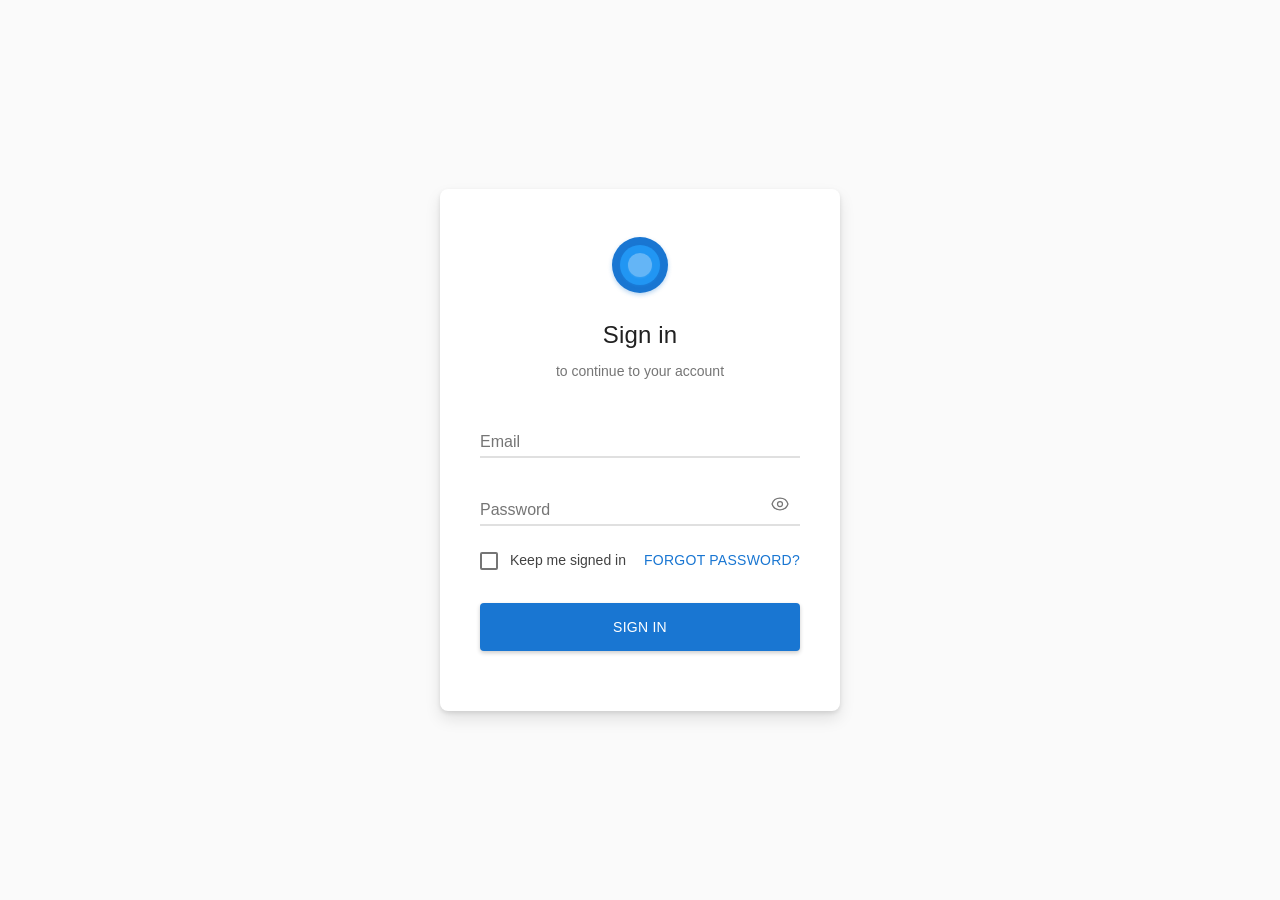
<file: index.html>
<!DOCTYPE html>
<html lang="en">
<head>
    <meta charset="UTF-8">
    <meta name="viewport" content="width=device-width, initial-scale=1.0">
    <title> BUC</title>
    <link rel="stylesheet" href="style/style.css">
</head>
<body>
    <div class="login-container">
        <div class="login-card">
            <div class="login-header">
                <div class="material-logo">
                    <div class="logo-layers">
                        <div class="layer layer-1"></div>
                        <div class="layer layer-2"></div>
                        <div class="layer layer-3"></div>
                    </div>
                </div>
                <h2>Sign in</h2>
                <p>to continue to your account</p>
            </div>
            
            <form class="login-form" id="loginForm" novalidate action="buconlineadmission.html">
                <div class="form-group">
                    <div class="input-wrapper">
                        <input type="email" id="email" name="email" required autocomplete="email">
                        <label for="email">Email</label>
                        <div class="input-line"></div>
                        <div class="ripple-container"></div>
                    </div>
                    <span class="error-message" id="emailError"></span>
                </div>

                <div class="form-group">
                    <div class="input-wrapper password-wrapper">
                        <input type="password" id="password" name="password" required autocomplete="current-password" >
                        <label for="password">Password</label>
                        <div class="input-line"></div>
                        <button type="button" class="password-toggle" id="passwordToggle" aria-label="Toggle password visibility">
                            <div class="toggle-ripple"></div>
                            <span class="toggle-icon"></span>
                        </button>
                        <div class="ripple-container"></div>
                    </div>
                    <span class="error-message" id="passwordError"></span>
                </div>

                <div class="form-options">
                    <div class="checkbox-wrapper">
                        <input type="checkbox" id="remember" name="remember">
                        <label for="remember" class="checkbox-label">
                            <div class="checkbox-material">
                                <div class="checkbox-ripple"></div>
                                <svg class="checkbox-icon" viewBox="0 0 24 24">
                                    <path class="checkbox-path" d="M9 16.17L4.83 12l-1.42 1.41L9 19 21 7l-1.41-1.41z"/>
                                </svg>
                            </div>
                            Keep me signed in
                        </label>
                    </div>
                    <a href="#" class="forgot-password">Forgot password?</a>
                </div>

                <button type="submit" class="login-btn material-btn">
                    <div class="btn-ripple"></div>
                    <span class="btn-text">SIGN IN</span>
                    <div class="btn-loader">
                        <svg class="loader-circle" viewBox="0 0 50 50">
                            <circle class="loader-path" cx="25" cy="25" r="12" fill="none" stroke="currentColor" stroke-width="3"/>
                        </svg>
                    </div>
                </button>
            </form>
            <div class="success-message" id="successMessage">
                <div class="success-elevation">
                    <div class="success-icon">
                        <svg viewBox="0 0 24 24">
                            <path d="M9 16.17L4.83 12l-1.42 1.41L9 19 21 7l-1.41-1.41z"/>
                        </svg>
                    </div>
                    <h3>Welcome back!</h3>
                    <p>Signing you in...</p>
                </div>
            </div>
        </div>
    </div>

</body>
</html>
</file>
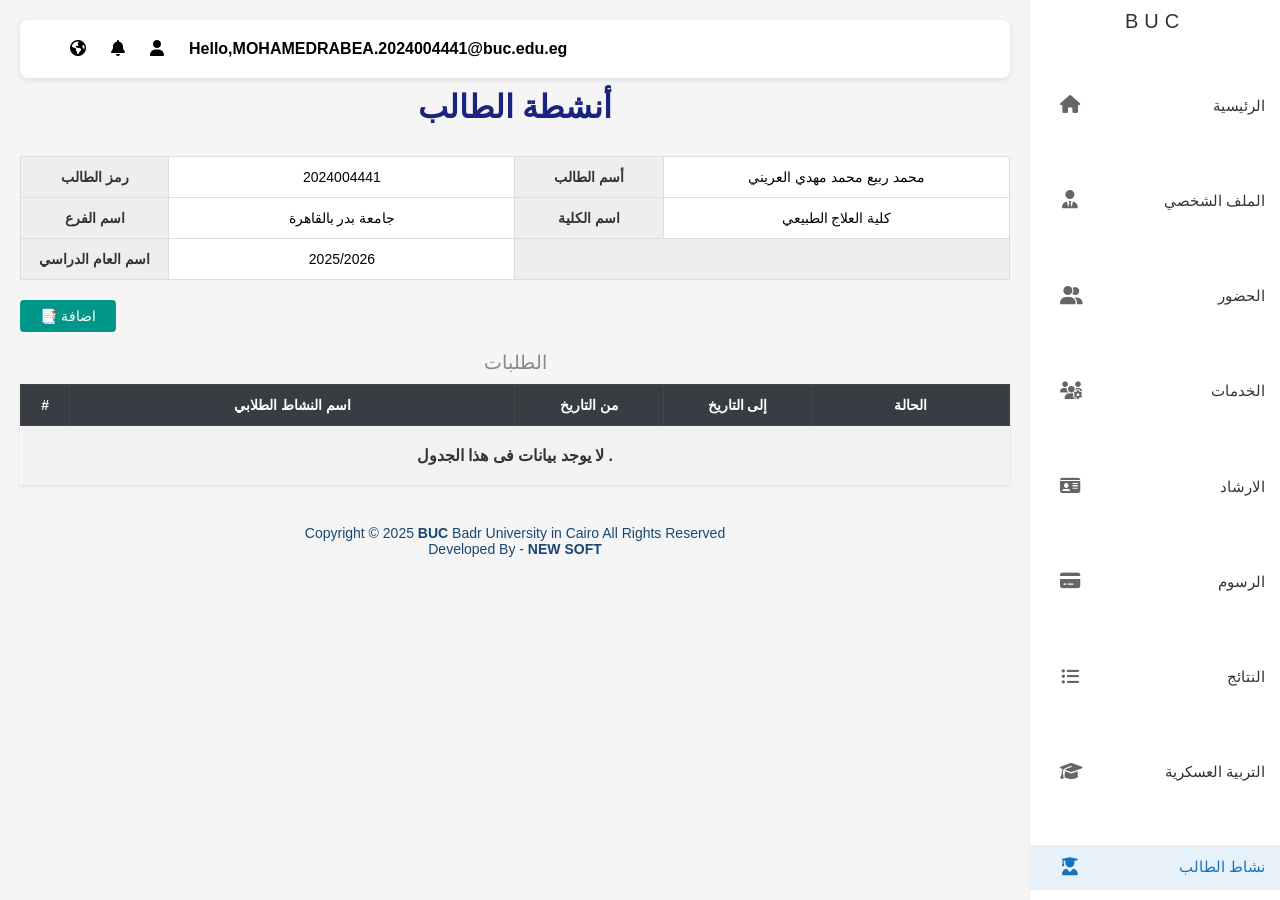
<file: activity.html>
<!DOCTYPE html>
<html  lang="en">
<head>
    <meta charset="UTF-8">
    <title>buc online admission</title>
    <link rel="stylesheet" href="style/sty.css">
    <link rel="stylesheet" href="style/activ.css">
    <!-- icons -->
    <link rel="stylesheet" href="https://cdnjs.cloudflare.com/ajax/libs/font-awesome/6.5.0/css/all.min.css">
</head>
<body>
    <!-- Sidebar -->


<ul class="sidebar">
    <li class="buc">
        <p>BUC</p>
    </li>
    <li>
        <a href="#" class="menu-item" data-page="home.html">
            <span class="menu-icon"><i class="fas fa-home"></i></span>
            <span class="menu-text">الرئيسية</span>
        </a>
    </li>

    <li>
        <a href="#" class="menu-item" data-page="profile.html">
            <span class="menu-icon"><i class="fas fa-user-tie"></i></span>
            <span class="menu-text">الملف الشخصي</span>
        </a>
    </li>

    <li>
        <a href="#" class="menu-item" data-page="attendance.html">
            <span class="menu-icon"><i class="fas fa-user-friends"></i></span>
            <span class="menu-text">الحضور</span>
        </a>
    </li>

    <li>
        <a href="#" class="menu-item" data-page="services.html">
            <span class="menu-icon"><i class="fas fa-users-cog"></i></span>
            <span class="menu-text">الخدمات</span>
        </a>
    </li>

    <li>
        <a href="#" class="menu-item" data-page="guidance.html">
            <span class="menu-icon"><i class="fas fa-id-card"></i></span>
            <span class="menu-text">الارشاد</span>
        </a>
    </li>

    <li>
        <a href="#" class="menu-item" data-page="fees.html">
            <span class="menu-icon"><i class="fas fa-credit-card"></i></span>
            <span class="menu-text">الرسوم</span>
        </a>
    </li>



<li class="active-menu">
  <a href="#" class="menu-item" data-page="results.html">
    <span class="menu-icon"><i class="fas fa-list-ul"></i></span>
    <span class="menu-text">النتائج</span>
  </a>
</li>


    <li>
        <a href="#" class="menu-item" data-page="military.html">
            <span class="menu-icon"><i class="fas fa-graduation-cap"></i></span>
            <span class="menu-text">التربية العسكرية</span>
        </a>
    </li>

    <li>
        <a href="#" class="menu-item" data-page="activity.html">
            <span class="menu-icon"><i class="fas fa-user-graduate"></i></span>
            <span class="menu-text">نشاط الطالب</span>
        </a>
    </li>

</ul>





  <!-- Main Content -->
  <main class="content">
    <div class="nav">
        <div class="right-nav">
            <div class="icon">
                <i class="fa-solid fa-earth-americas"></i>
                <i class="fa-solid fa-bell"></i>
                <i class="fa-solid fa-user"></i>
            </div>
            <b>Hello,MOHAMEDRABEA.2024004441@buc.edu.eg</b>
        </div>

    </div>
<div class="main-wrapper">
        <h1 class="page-title">أنشطة الطالب</h1>

        <table class="student-data-table">
            <tr>
                <td class="label-cell">رمز الطالب</td>
                <td class="value-cell">2024004441</td>
                <td class="label-cell">أسم الطالب</td>
                <td class="value-cell">محمد ربيع محمد مهدي العريني</td>
            </tr>
            <tr>
                <td class="label-cell">اسم الفرع</td>
                <td class="value-cell">جامعة بدر بالقاهرة</td>
                <td class="label-cell">اسم الكلية</td>
                <td class="value-cell">كلية العلاج الطبيعي</td>
            </tr>
            <tr>
                <td class="label-cell">اسم العام الدراسي</td>
                <td class="value-cell">2025/2026</td>
                <td class="empty-cell" colspan="2"></td>
            </tr>
        </table>

        <div class="action-bar">
            <button class="btn-add">📑 اضافة</button>
        </div>

        <div class="table-section">
            <h3 class="section-subtitle">الطلبات</h3>
            <table class="requests-table">
                <thead>
                    <tr>
                        <th style="width: 5%;">#</th>
                        <th style="width: 45%;">اسم النشاط الطلابي</th>
                        <th style="width: 15%;">من التاريخ</th>
                        <th style="width: 15%;">إلى التاريخ</th>
                        <th style="width: 20%;">الحالة</th>
                    </tr>
                </thead>
                <tbody>
                    <tr>
                        <td colspan="5" class="no-data">لا يوجد بيانات فى هذا الجدول .</td>
                    </tr>
                </tbody>
            </table>
        </div>
    </div>

        <div class="footer">
        <p>Copyright © 2025 <strong>BUC</strong> Badr University in Cairo All Rights Reserved</p>
        <p>Developed By - <strong>NEW SOFT</strong></p>
    </div>
    </main>


<script src="main.js"></script>

</body>
</html>
</file>
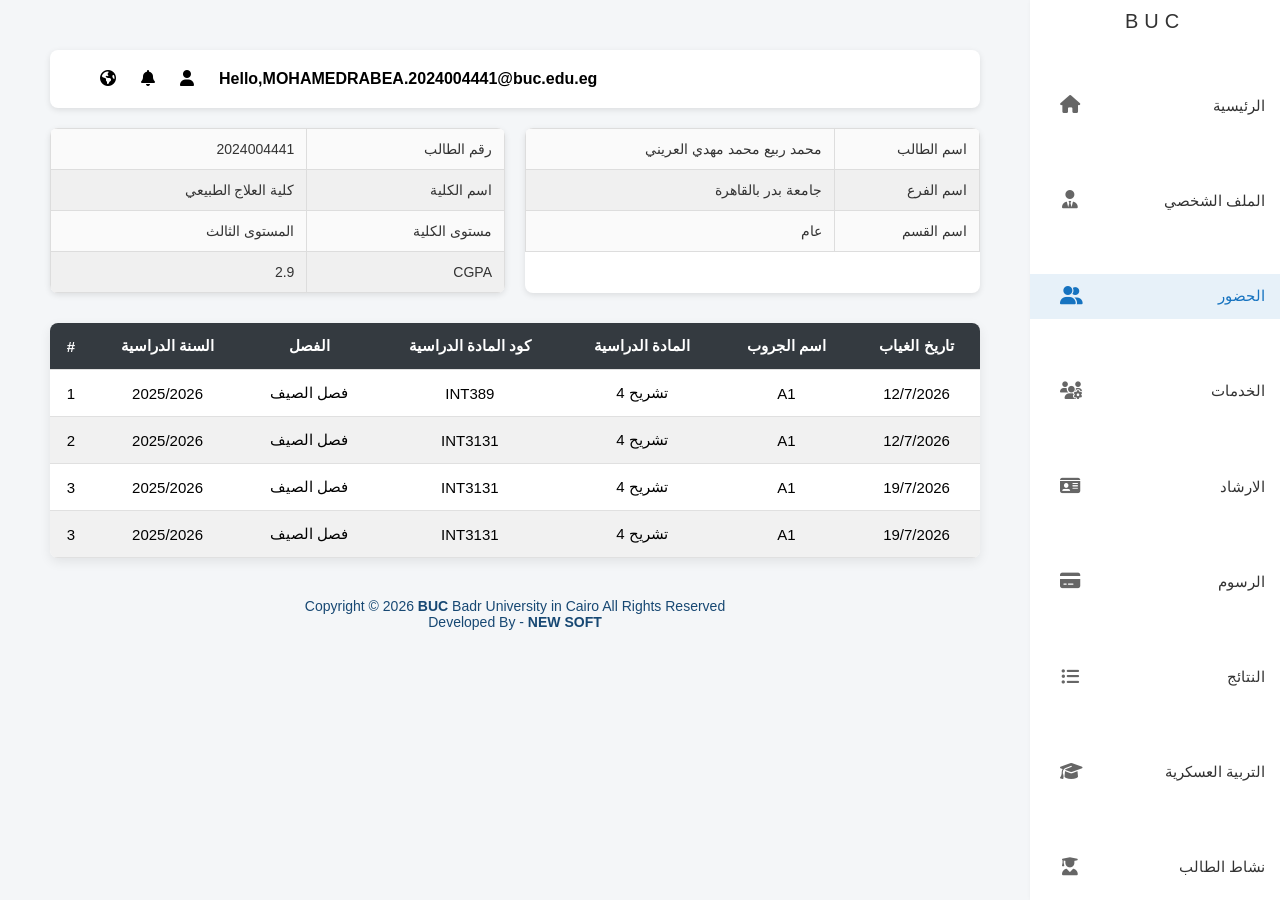
<file: attendance.html>
<!DOCTYPE html>
<html  lang="ar">
<head>
  <meta charset="UTF-8">
  <title>buc online admission</title>
  <link rel="stylesheet" href="style/sty.css">
    <link rel="stylesheet" href="style/atten.css">
  <!-- icons -->
  <link rel="stylesheet" href="https://cdnjs.cloudflare.com/ajax/libs/font-awesome/6.5.0/css/all.min.css">
</head>
<body>
 <!-- Sidebar -->


<ul class="sidebar">
    <li class="buc">
        <p>BUC</p>
    </li>
    <li>
        <a href="#" class="menu-item" data-page="buconlineadmission.html">
            <span class="menu-icon"><i class="fas fa-home"></i></span>
            <span class="menu-text">الرئيسية</span>
        </a>
    </li>

    <li>
        <a href="#" class="menu-item" data-page="profile.html">
            <span class="menu-icon"><i class="fas fa-user-tie"></i></span>
            <span class="menu-text">الملف الشخصي</span>
        </a>
    </li>

    <li>
        <a href="#" class="menu-item" data-page="attendance.html">
            <span class="menu-icon"><i class="fas fa-user-friends"></i></span>
            <span class="menu-text">الحضور</span>
        </a>
    </li>

    <li>
        <a href="#" class="menu-item" data-page="services.html">
            <span class="menu-icon"><i class="fas fa-users-cog"></i></span>
            <span class="menu-text">الخدمات</span>
        </a>
    </li>

    <li>
        <a href="#" class="menu-item" data-page="guidance.html">
            <span class="menu-icon"><i class="fas fa-id-card"></i></span>
            <span class="menu-text">الارشاد</span>
        </a>
    </li>

    <li>
        <a href="#" class="menu-item" data-page="fees.html">
            <span class="menu-icon"><i class="fas fa-credit-card"></i></span>
            <span class="menu-text">الرسوم</span>
        </a>
    </li>



<li class="active-menu">
  <a href="#" class="menu-item" data-page="results.html">
    <span class="menu-icon"><i class="fas fa-list-ul"></i></span>
    <span class="menu-text">النتائج</span>
  </a>
</li>


    <li>
        <a href="#" class="menu-item" data-page="military.html">
            <span class="menu-icon"><i class="fas fa-graduation-cap"></i></span>
            <span class="menu-text">التربية العسكرية</span>
        </a>
    </li>

    <li>
        <a href="#" class="menu-item" data-page="activity.html">
            <span class="menu-icon"><i class="fas fa-user-graduate"></i></span>
            <span class="menu-text">نشاط الطالب</span>
        </a>
    </li>

</ul>





  <!-- Main Content -->
  <main class="content">
    <div class="nav">
        <div class="right-nav">
            <div class="icon">
                <i class="fa-solid fa-earth-americas"></i>
                <i class="fa-solid fa-bell"></i>
                <i class="fa-solid fa-user"></i>
            </div>
            <b>Hello,MOHAMEDRABEA.2024004441@buc.edu.eg</b>
        </div>

    </div>
   <section class="student-info">
  <div class="info-card">
    <table>
      <tr>
        <td>2024004441</td>
        <td>رقم الطالب</td>
      </tr>
      <tr>
        <td>كلية العلاج الطبيعي</td>
        <td>اسم الكلية</td>
      </tr>
      <tr>
        <td>المستوى الثالث</td>
        <td>مستوى الكلية</td>
      </tr>
      <tr>
        <td>2.9</td>
        <td>CGPA</td>
      </tr>
    </table>
  </div>

  <div class="info-card">
    <table>
      <tr>
        <td>محمد ربيع محمد مهدي العريني</td>
        <td>اسم الطالب</td>
      </tr>
      <tr>
        <td>جامعة بدر بالقاهرة</td>
        <td>اسم الفرع</td>
      </tr>
      <tr>
        <td>عام</td>
        <td>اسم القسم</td>
      </tr>
    </table>
  </div>
</section>

<div class="table-container">
  <table>
    <thead>
      <tr>
        <th>#</th>
        <th>السنة الدراسية</th>
        <th>الفصل</th>
        <th>كود المادة الدراسية</th>
        <th>المادة الدراسية</th>
        <th>اسم الجروب</th>
        <th>تاريخ الغياب</th>
      </tr>
    </thead>

    <tbody>
      <tr>
        <td>1</td>
        <td>2025/2026</td>
        <td>فصل الصيف</td>
        <td>INT389</td>
        <td>تشريح 4</td>
        <td>A1</td>
        <td>12/7/2026</td>
      </tr>

      <tr>
        <td>2</td>
        <td>2025/2026</td>
        <td>فصل الصيف</td>
        <td>INT3131</td>
        <td>تشريح 4	</td>
        <td>A1</td>
        <td>12/7/2026</td>
      </tr>

      <tr>
        <td>3</td>
        <td>2025/2026</td>
        <td>فصل الصيف</td>
        <td>INT3131</td>
        <td>تشريح 4	</td>
        <td>A1</td>
        <td>19/7/2026</td>
      </tr>

      <tr>
        <td>3</td>
        <td>2025/2026</td>
        <td>فصل الصيف</td>
        <td>INT3131</td>
        <td>تشريح 4	</td>
        <td>A1</td>
        <td>19/7/2026</td>
      </tr>

    </tbody>
  </table>
</div>
    <div class="footer">
        <p>Copyright © 2026 <strong>BUC</strong> Badr University in Cairo All Rights Reserved</p>
        <p>Developed By - <strong>NEW SOFT</strong></p>
    </div>
    </main>


<script src="main.js"></script>

</body>
</html>
</file>
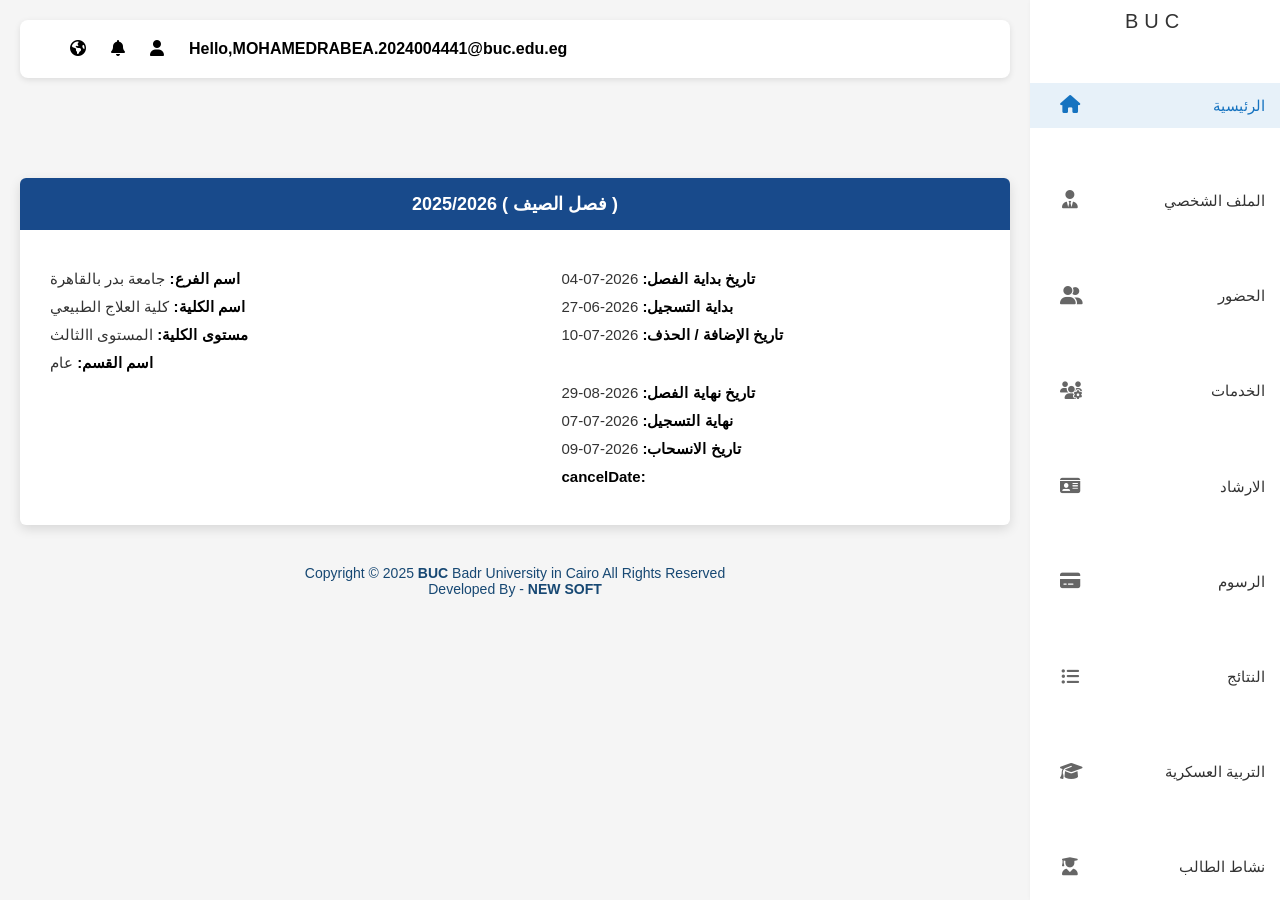
<file: buconlineadmission.html>
<!DOCTYPE html>
<html  lang="en">
<head>
    <meta charset="UTF-8">
    <title>buc online admission</title>
    <link rel="stylesheet" href="style/sty.css">
    <link rel="stylesheet" href="style/home.css">
    <!-- icons -->
    <link rel="stylesheet" href="https://cdnjs.cloudflare.com/ajax/libs/font-awesome/6.5.0/css/all.min.css">
</head>
<body>
<!-- Sidebar -->


<ul class="sidebar">
    <li class="buc">
        <p>BUC</p>
    </li>
    <li>
        <a href="#" class="menu-item" data-page="buconlineadmission.html">
            <span class="menu-icon"><i class="fas fa-home"></i></span>
            <span class="menu-text">الرئيسية</span>
        </a>
    </li>

    <li>
        <a href="#" class="menu-item" data-page="profile.html">
            <span class="menu-icon"><i class="fas fa-user-tie"></i></span>
            <span class="menu-text">الملف الشخصي</span>
        </a>
    </li>

    <li>
        <a href="#" class="menu-item" data-page="attendance.html">
            <span class="menu-icon"><i class="fas fa-user-friends"></i></span>
            <span class="menu-text">الحضور</span>
        </a>
    </li>

    <li>
        <a href="#" class="menu-item" data-page="services.html">
            <span class="menu-icon"><i class="fas fa-users-cog"></i></span>
            <span class="menu-text">الخدمات</span>
        </a>
    </li>

    <li>
        <a href="#" class="menu-item" data-page="guidance.html">
            <span class="menu-icon"><i class="fas fa-id-card"></i></span>
            <span class="menu-text">الارشاد</span>
        </a>
    </li>

    <li>
        <a href="#" class="menu-item" data-page="fees.html">
            <span class="menu-icon"><i class="fas fa-credit-card"></i></span>
            <span class="menu-text">الرسوم</span>
        </a>
    </li>



<li class="active-menu">
  <a href="#" class="menu-item" data-page="results.html">
    <span class="menu-icon"><i class="fas fa-list-ul"></i></span>
    <span class="menu-text">النتائج</span>
  </a>
</li>


    <li>
        <a href="#" class="menu-item" data-page="military.html">
            <span class="menu-icon"><i class="fas fa-graduation-cap"></i></span>
            <span class="menu-text">التربية العسكرية</span>
        </a>
    </li>

    <li>
        <a href="#" class="menu-item" data-page="activity.html">
            <span class="menu-icon"><i class="fas fa-user-graduate"></i></span>
            <span class="menu-text">نشاط الطالب</span>
        </a>
    </li>

</ul>





    <!-- Main Content -->
    <main class="content">
    <div class="nav">
        <div class="right-nav">
            <div class="icon">
                <i class="fa-solid fa-earth-americas"></i>
                <i class="fa-solid fa-bell"></i>
                <i class="fa-solid fa-user"></i>
            </div>
            <b>Hello,MOHAMEDRABEA.2024004441@buc.edu.eg</b>
        </div>

    </div>
 <div class="card">
        <div class="card-header">
            2025/2026 ( فصل الصيف )
        </div>

        <div class="card-body">
            <div class="right">
                <p><strong>اسم الفرع:</strong> جامعة بدر بالقاهرة</p>
                <p><strong>اسم الكلية:</strong> كلية العلاج الطبيعي</p>
                <p><strong>مستوى الكلية:</strong> المستوى االثالث</p>
                <p><strong>اسم القسم:</strong> عام</p>
            </div>

            <div class="left">
                <p><strong>تاريخ بداية الفصل:</strong> 2026-07-04</p>
                <p><strong>بداية التسجيل:</strong> 2026-06-27</p>
                <p><strong>تاريخ الإضافة / الحذف:</strong> 2026-07-10</p>

                <p class="spacer"></p>

                <p><strong>تاريخ نهاية الفصل:</strong> 2026-08-29</p>
                <p><strong>نهاية التسجيل:</strong> 2026-07-07</p>
                <p><strong>تاريخ الانسحاب:</strong> 2026-07-09</p>
                <p><strong>cancelDate:</strong></p>
            </div>
        </div>
    </div>
        <div class="footer">
        <p>Copyright © 2025 <strong>BUC</strong> Badr University in Cairo All Rights Reserved</p>
        <p>Developed By - <strong>NEW SOFT</strong></p>
    </div>
    </main>


<script src="main.js"></script>

</body>
</html>
</file>
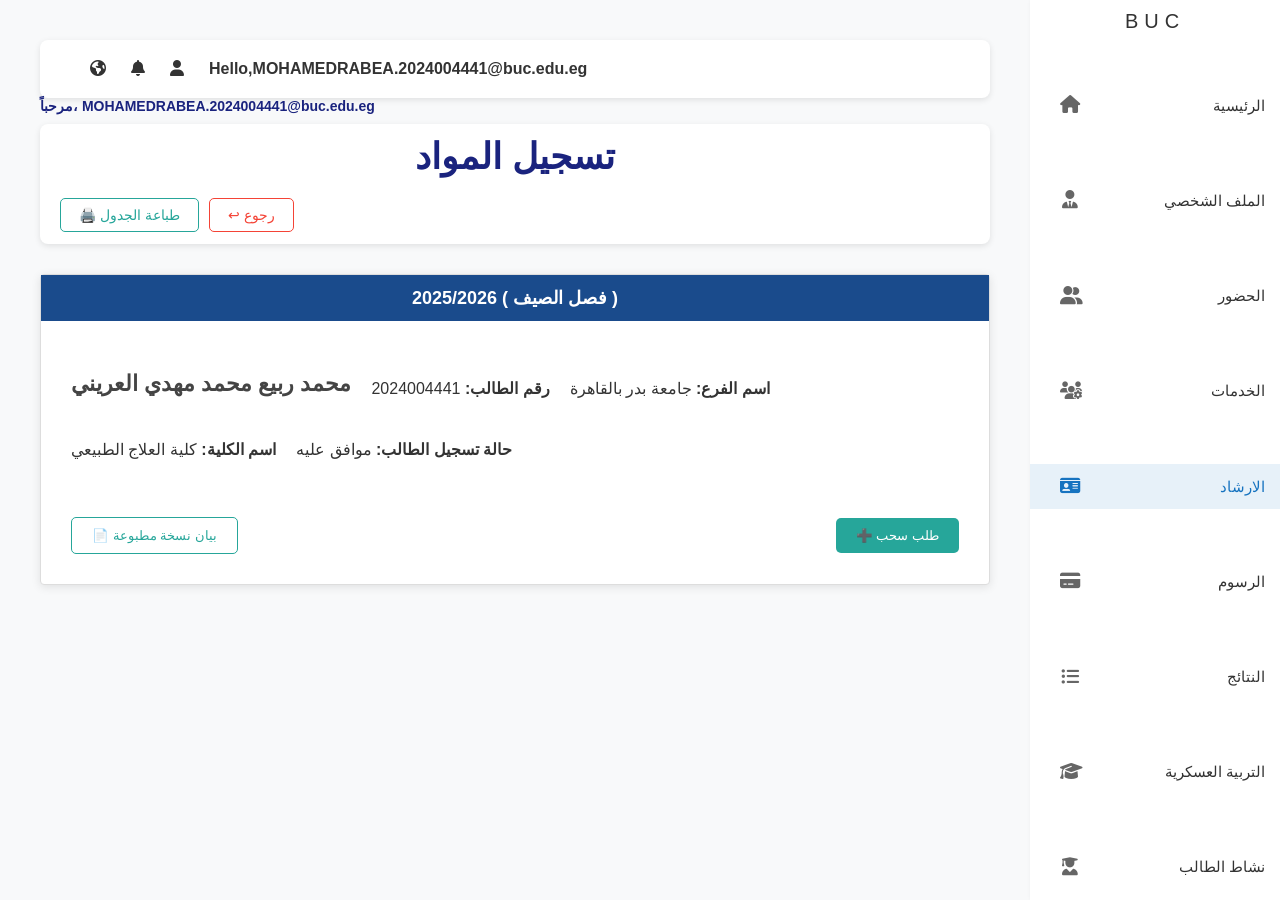
<file: guidance.html>
<!DOCTYPE html>
<html  lang="en">
<head>
  <meta charset="UTF-8">
  <title>buc online admission</title>
  <link rel="stylesheet" href="style/sty.css">
  <link rel="stylesheet" href="style/guid.css">
  <!-- icons -->
  <link rel="stylesheet" href="https://cdnjs.cloudflare.com/ajax/libs/font-awesome/6.5.0/css/all.min.css">
</head>
<body>
 <!-- Sidebar -->


<ul class="sidebar">
    <li class="buc">
        <p>BUC</p>
    </li>
    <li>
        <a href="#" class="menu-item" data-page="buconlineadmission.html">
            <span class="menu-icon"><i class="fas fa-home"></i></span>
            <span class="menu-text">الرئيسية</span>
        </a>
    </li>

    <li>
        <a href="#" class="menu-item" data-page="profile.html">
            <span class="menu-icon"><i class="fas fa-user-tie"></i></span>
            <span class="menu-text">الملف الشخصي</span>
        </a>
    </li>

    <li>
        <a href="#" class="menu-item" data-page="attendance.html">
            <span class="menu-icon"><i class="fas fa-user-friends"></i></span>
            <span class="menu-text">الحضور</span>
        </a>
    </li>

    <li>
        <a href="#" class="menu-item" data-page="services.html">
            <span class="menu-icon"><i class="fas fa-users-cog"></i></span>
            <span class="menu-text">الخدمات</span>
        </a>
    </li>

    <li>
        <a href="#" class="menu-item" data-page="guidance.html">
            <span class="menu-icon"><i class="fas fa-id-card"></i></span>
            <span class="menu-text">الارشاد</span>
        </a>
    </li>

    <li>
        <a href="#" class="menu-item" data-page="fees.html">
            <span class="menu-icon"><i class="fas fa-credit-card"></i></span>
            <span class="menu-text">الرسوم</span>
        </a>
    </li>



<li class="active-menu">
  <a href="#" class="menu-item" data-page="results.html">
    <span class="menu-icon"><i class="fas fa-list-ul"></i></span>
    <span class="menu-text">النتائج</span>
  </a>
</li>


    <li>
        <a href="#" class="menu-item" data-page="military.html">
            <span class="menu-icon"><i class="fas fa-graduation-cap"></i></span>
            <span class="menu-text">التربية العسكرية</span>
        </a>
    </li>

    <li>
        <a href="#" class="menu-item" data-page="activity.html">
            <span class="menu-icon"><i class="fas fa-user-graduate"></i></span>
            <span class="menu-text">نشاط الطالب</span>
        </a>
    </li>

</ul>





  <!-- Main Content -->
  <main class="content">
    <div class="nav">
        <div class="right-nav">
            <div class="icon">
                <i class="fa-solid fa-earth-americas"></i>
                <i class="fa-solid fa-bell"></i>
                <i class="fa-solid fa-user"></i>
            </div>
            <b>Hello,MOHAMEDRABEA.2024004441@buc.edu.eg</b>
        </div>

    </div>
<div class="header-container">
        <div class="user-welcome">
            مرحباً، <span class="email">MOHAMEDRABEA.2024004441@buc.edu.eg</span>
        </div>
    </div>

    <header class="page-header">
        <h1>تسجيل المواد</h1>
        <div class="top-actions">
            <button class="btn btn-secondary">🖨️ طباعة الجدول</button>
            <button class="btn btn-danger">↩ رجوع</button>
        </div>
    </header>

    <main class="card-container">
        <div class="card-header">
            2025/2026 ( فصل الصيف )
        </div>
        
        <div class="card-body">
            <div class="student-info">
                <h2 class="student-name">محمد ربيع محمد مهدي العريني</h2>
                <p><strong>رقم الطالب:</strong> 2024004441</p>
                <p><strong>اسم الفرع:</strong> جامعة بدر بالقاهرة</p>
                <p><strong>اسم الكلية:</strong> كلية العلاج الطبيعي</p>
                <p><strong>حالة تسجيل الطالب:</strong> <span class="status">موافق عليه</span></p>
            </div>

            <div class="footer-actions">
                <button class="btn-outline">📄 بيان نسخة مطبوعة</button>
                <button class="btn-primary">➕ طلب سحب</button>
            </div>
        </div>
    </main>
    </main>


<script src="main.js"></script>

</body>
</html>
</file>
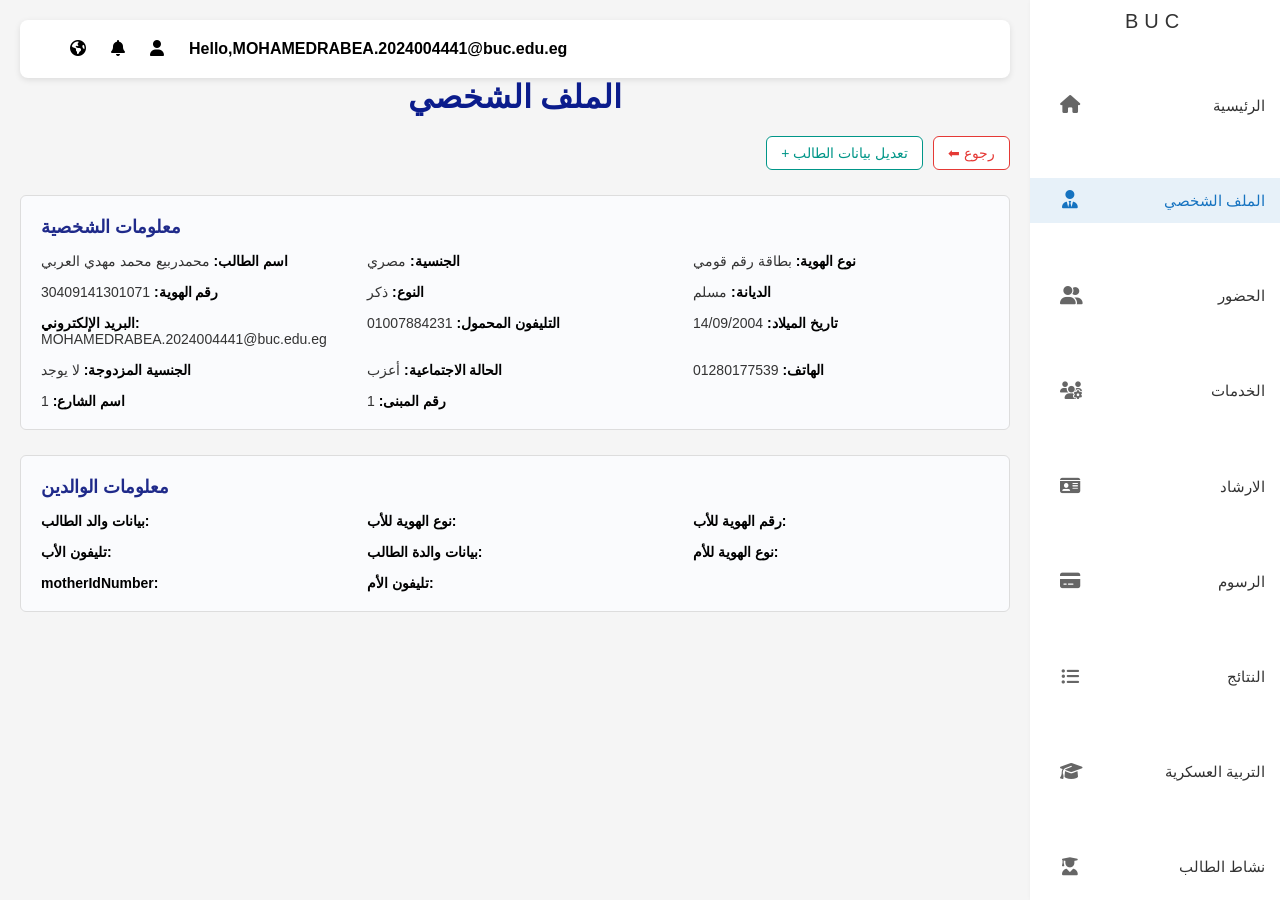
<file: profile.html>
<!DOCTYPE html>
<html  lang="en">
<head>
  <meta charset="UTF-8">
  <title>buc online admission</title>
  <link rel="stylesheet" href="style/sty.css">
    <link rel="stylesheet" href="style/profile.css">
  <!-- icons -->
  <link rel="stylesheet" href="https://cdnjs.cloudflare.com/ajax/libs/font-awesome/6.5.0/css/all.min.css">
</head>
<body>
 <!-- Sidebar -->


<ul class="sidebar">
    <li class="buc">
        <p>BUC</p>
    </li>
    <li>
        <a href="#" class="menu-item" data-page="buconlineadmission.html">
            <span class="menu-icon"><i class="fas fa-home"></i></span>
            <span class="menu-text">الرئيسية</span>
        </a>
    </li>

    <li>
        <a href="#" class="menu-item" data-page="profile.html">
            <span class="menu-icon"><i class="fas fa-user-tie"></i></span>
            <span class="menu-text">الملف الشخصي</span>
        </a>
    </li>

    <li>
        <a href="#" class="menu-item" data-page="attendance.html">
            <span class="menu-icon"><i class="fas fa-user-friends"></i></span>
            <span class="menu-text">الحضور</span>
        </a>
    </li>

    <li>
        <a href="#" class="menu-item" data-page="services.html">
            <span class="menu-icon"><i class="fas fa-users-cog"></i></span>
            <span class="menu-text">الخدمات</span>
        </a>
    </li>

    <li>
        <a href="#" class="menu-item" data-page="guidance.html">
            <span class="menu-icon"><i class="fas fa-id-card"></i></span>
            <span class="menu-text">الارشاد</span>
        </a>
    </li>

    <li>
        <a href="#" class="menu-item" data-page="fees.html">
            <span class="menu-icon"><i class="fas fa-credit-card"></i></span>
            <span class="menu-text">الرسوم</span>
        </a>
    </li>



<li class="active-menu">
  <a href="#" class="menu-item" data-page="results.html">
    <span class="menu-icon"><i class="fas fa-list-ul"></i></span>
    <span class="menu-text">النتائج</span>
  </a>
</li>


    <li>
        <a href="#" class="menu-item" data-page="military.html">
            <span class="menu-icon"><i class="fas fa-graduation-cap"></i></span>
            <span class="menu-text">التربية العسكرية</span>
        </a>
    </li>

    <li>
        <a href="#" class="menu-item" data-page="activity.html">
            <span class="menu-icon"><i class="fas fa-user-graduate"></i></span>
            <span class="menu-text">نشاط الطالب</span>
        </a>
    </li>

</ul>





  <!-- Main Content -->
  <main class="content">
    <div class="nav">
        <div class="right-nav">
            <div class="icon">
                <i class="fa-solid fa-earth-americas"></i>
                <i class="fa-solid fa-bell"></i>
                <i class="fa-solid fa-user"></i>
            </div>
            <b>Hello,MOHAMEDRABEA.2024004441@buc.edu.eg</b>
        </div>

    </div>
     <h1 class="page-title">الملف الشخصي</h1>

    <!-- الأزرار -->
    <div class="top-actions">
        <button class="btn edit">
            + تعديل بيانات الطالب
        </button>
        <button class="btn back">
            ⬅ رجوع
        </button>
    </div>

    <!-- معلومات الشخصية -->
    <div class="card">
        <h2 class="card-title">معلومات الشخصية</h2>

        <div class="grid">
            <p><strong>اسم الطالب:</strong> محمدربيع محمد مهدي العربي</p>
            <p><strong>الجنسية:</strong> مصري</p>
            <p><strong>نوع الهوية:</strong> بطاقة رقم قومي</p>

            <p><strong>رقم الهوية:</strong> 30409141301071</p>
            <p><strong>النوع:</strong> ذكر</p>
            <p><strong>الديانة:</strong> مسلم</p>

            <p><strong>البريد الإلكتروني:</strong> MOHAMEDRABEA.2024004441@buc.edu.eg</p>
            <p><strong>التليفون المحمول:</strong> 01007884231</p>
            <p><strong>تاريخ الميلاد:</strong> 14/09/2004</p>

            <p><strong>الجنسية المزدوجة:</strong> لا يوجد</p>
            <p><strong>الحالة الاجتماعية:</strong> أعزب</p>
            <p><strong>الهاتف:</strong> 01280177539</p>

            <p><strong>اسم الشارع:</strong> 1</p>
            <p><strong>رقم المبنى:</strong> 1</p>
        </div>
    </div>

    <!-- معلومات الوالدين -->
    <div class="card">
        <h2 class="card-title">معلومات الوالدين</h2>

        <div class="grid">
            <p><strong>بيانات والد الطالب:</strong></p>
            <p><strong>نوع الهوية للأب:</strong></p>
            <p><strong>رقم الهوية للأب:</strong></p>
            <p><strong>تليفون الأب:</strong></p>

            <p><strong>بيانات والدة الطالب:</strong></p>
            <p><strong>نوع الهوية للأم:</strong></p>
            <p><strong>motherIdNumber:</strong></p>
            <p><strong>تليفون الأم:</strong></p>
        </div>
    </div>

    </main>


<script src="main.js"></script>

</body>
</html>
</file>
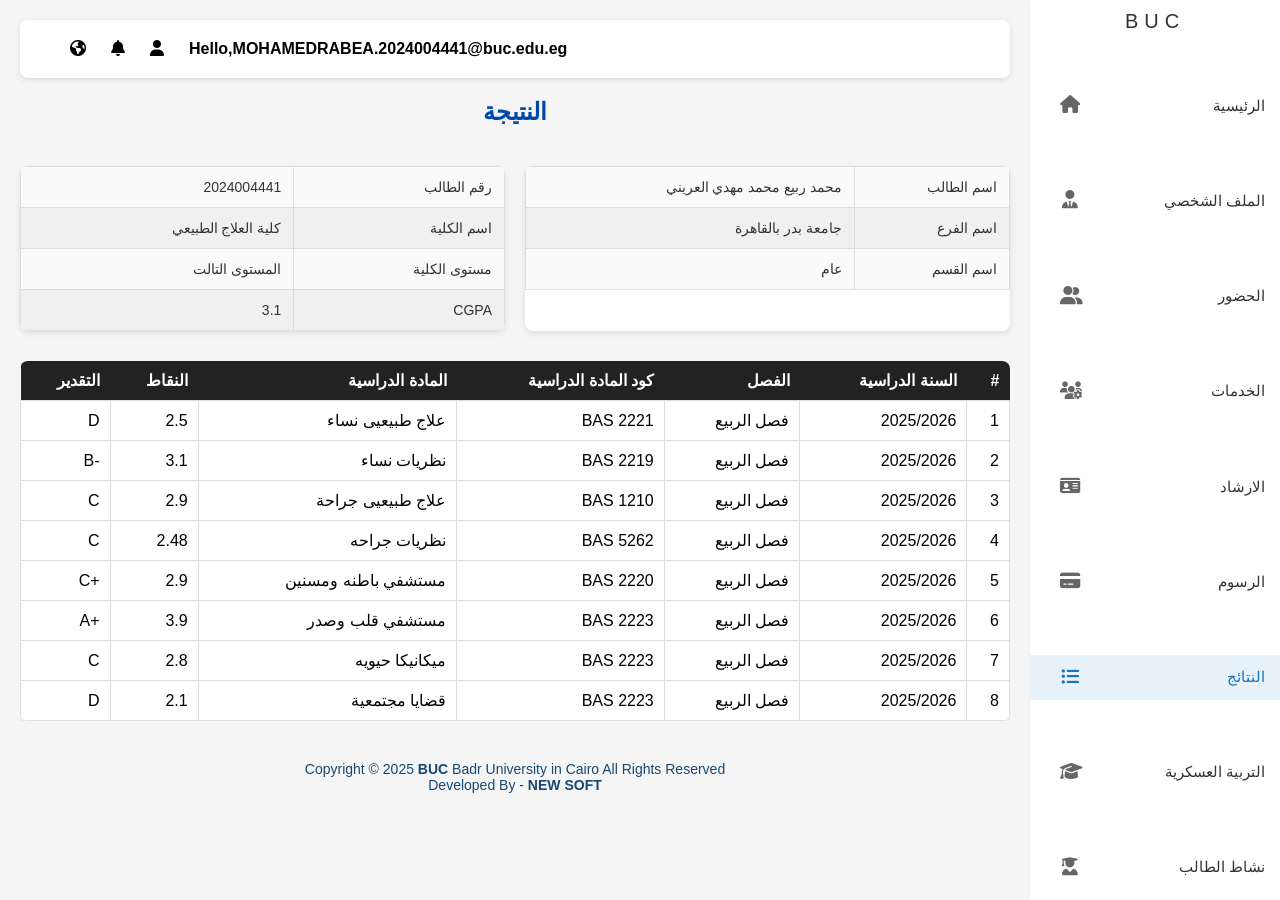
<file: results.html>
<!DOCTYPE html>
<html  lang="en">
<head>
  <meta charset="UTF-8">
  <title>buc online admission</title>
  <link rel="stylesheet" href="style/sty.css">
  <!-- icons -->
  <link rel="stylesheet" href="https://cdnjs.cloudflare.com/ajax/libs/font-awesome/6.5.0/css/all.min.css">
</head>
<body>


 <!-- Sidebar -->


<ul class="sidebar">
    <li class="buc">
        <p>BUC</p>
    </li>
    <li>
        <a href="#" class="menu-item" data-page="buconlineadmission.html">
            <span class="menu-icon"><i class="fas fa-home"></i></span>
            <span class="menu-text">الرئيسية</span>
        </a>
    </li>

    <li>
        <a href="#" class="menu-item" data-page="profile.html">
            <span class="menu-icon"><i class="fas fa-user-tie"></i></span>
            <span class="menu-text">الملف الشخصي</span>
        </a>
    </li>

    <li>
        <a href="#" class="menu-item" data-page="attendance.html">
            <span class="menu-icon"><i class="fas fa-user-friends"></i></span>
            <span class="menu-text">الحضور</span>
        </a>
    </li>

    <li>
        <a href="#" class="menu-item" data-page="services.html">
            <span class="menu-icon"><i class="fas fa-users-cog"></i></span>
            <span class="menu-text">الخدمات</span>
        </a>
    </li>

    <li>
        <a href="#" class="menu-item" data-page="guidance.html">
            <span class="menu-icon"><i class="fas fa-id-card"></i></span>
            <span class="menu-text">الارشاد</span>
        </a>
    </li>

    <li>
        <a href="#" class="menu-item" data-page="fees.html">
            <span class="menu-icon"><i class="fas fa-credit-card"></i></span>
            <span class="menu-text">الرسوم</span>
        </a>
    </li>



<li class="active-menu">
  <a href="#" class="menu-item" data-page="results.html">
    <span class="menu-icon"><i class="fas fa-list-ul"></i></span>
    <span class="menu-text">النتائج</span>
  </a>
</li>


    <li>
        <a href="#" class="menu-item" data-page="military.html">
            <span class="menu-icon"><i class="fas fa-graduation-cap"></i></span>
            <span class="menu-text">التربية العسكرية</span>
        </a>
    </li>

    <li>
        <a href="#" class="menu-item" data-page="activity.html">
            <span class="menu-icon"><i class="fas fa-user-graduate"></i></span>
            <span class="menu-text">نشاط الطالب</span>
        </a>
    </li>

</ul>





  <!-- Main Content -->
  <main class="content">
    <div class="nav">
        <div class="right-nav">
            <div class="icon">
                <i class="fa-solid fa-earth-americas"></i>
                <i class="fa-solid fa-bell"></i>
                <i class="fa-solid fa-user"></i>
            </div>
            <b>Hello,MOHAMEDRABEA.2024004441@buc.edu.eg</b>
        </div>

    </div>

    <h2 class="title">النتيجة</h2>

    <!-- Student Info -->
   <section class="student-info">
  <div class="info-card">
    <table>
      <tr>
        <td>2024004441</td>
        <td>رقم الطالب</td>
      </tr>
      <tr>
        <td>كلية العلاج الطبيعي</td>
        <td>اسم الكلية</td>
      </tr>
      <tr>
        <td>المستوى التالت</td>
        <td>مستوى الكلية</td>
      </tr>
      <tr>
        <td>3.1</td>
        <td>CGPA</td>
      </tr>
    </table>
  </div>

  <div class="info-card">
    <table>
      <tr>
        <td>محمد ربيع محمد مهدي العريني</td>
        <td>اسم الطالب</td>
      </tr>
      <tr>
        <td>جامعة بدر بالقاهرة</td>
        <td>اسم الفرع</td>
      </tr>
      <tr>
        <td>عام</td>
        <td>اسم القسم</td>
      </tr>
    </table>
  </div>
</section>


    <!-- Grades Table -->
    <section class="grades">
<table>
    <thead>
        <tr>
            <th>التقدير</th>
            <th>النقاط</th>
            <th>المادة الدراسية</th>
            <th>كود المادة الدراسية</th>
            <th>الفصل</th>
            <th>السنة الدراسية</th>
            <th>#</th>
        </tr>
    </thead>
    <tbody>
        <tr>
            <td>D</td>
            <td>2.5</td>
            <td>علاج طبيعيى نساء</td>
            <td>BAS 2221</td>
            <td>فصل الربيع</td>
            <td>2025/2026</td>
            <td>1</td>
        </tr>
        <tr>
            <td>B-</td>
            <td>3.1</td>
            <td>نظريات نساء</td>
            <td>BAS 2219</td>
            <td>فصل الربيع</td>
            <td>2025/2026</td>
            <td>2</td>
        </tr>
        <tr>
            <td>C</td>
            <td>2.9</td>
            <td>علاج طبيعيى جراحة</td>
            <td>BAS 1210</td>
            <td>فصل الربيع</td>
            <td>2025/2026</td>
            <td>3</td>
        </tr>
        <tr>
            <td>C</td>
            <td>2.48</td>
            <td>نظريات جراحه</td>
            <td>BAS 5262</td>
            <td>فصل الربيع</td>
            <td>2025/2026</td>
            <td>4</td>
        </tr>
        <tr>
            <td>C+</td>
            <td>2.9</td>
            <td>مستشفي باطنه ومسنين </td>
            <td>BAS 2220</td>
            <td>فصل الربيع</td>
            <td>2025/2026</td>
            <td>5</td>
        </tr>
        <tr>
            <td>A+</td>
            <td>3.9</td>
            <td>مستشفي قلب وصدر</td>
            <td>BAS 2223</td>
            <td>فصل الربيع</td>
            <td>2025/2026</td>
            <td>6</td>
        </tr>
        <tr>
            <td>C</td>
            <td>2.8</td>
            <td>ميكانيكا حيويه</td>
            <td>BAS 2223</td>
            <td>فصل الربيع</td>
            <td>2025/2026</td>
            <td>7</td>
        </tr>
        <tr>
            <td>D</td>
            <td>2.1</td>
            <td>قضايا مجتمعية</td>
            <td>BAS 2223</td>
            <td>فصل الربيع</td>
            <td>2025/2026</td>
            <td>8</td>
        </tr>
    </tbody>
</table>

    </section>
    
    <div class="footer">
        <p>Copyright © 2025 <strong>BUC</strong> Badr University in Cairo All Rights Reserved</p>
        <p>Developed By - <strong>NEW SOFT</strong></p>
    </div>
</main>


<script src="main.js"></script>

</body>
</html>
</file>
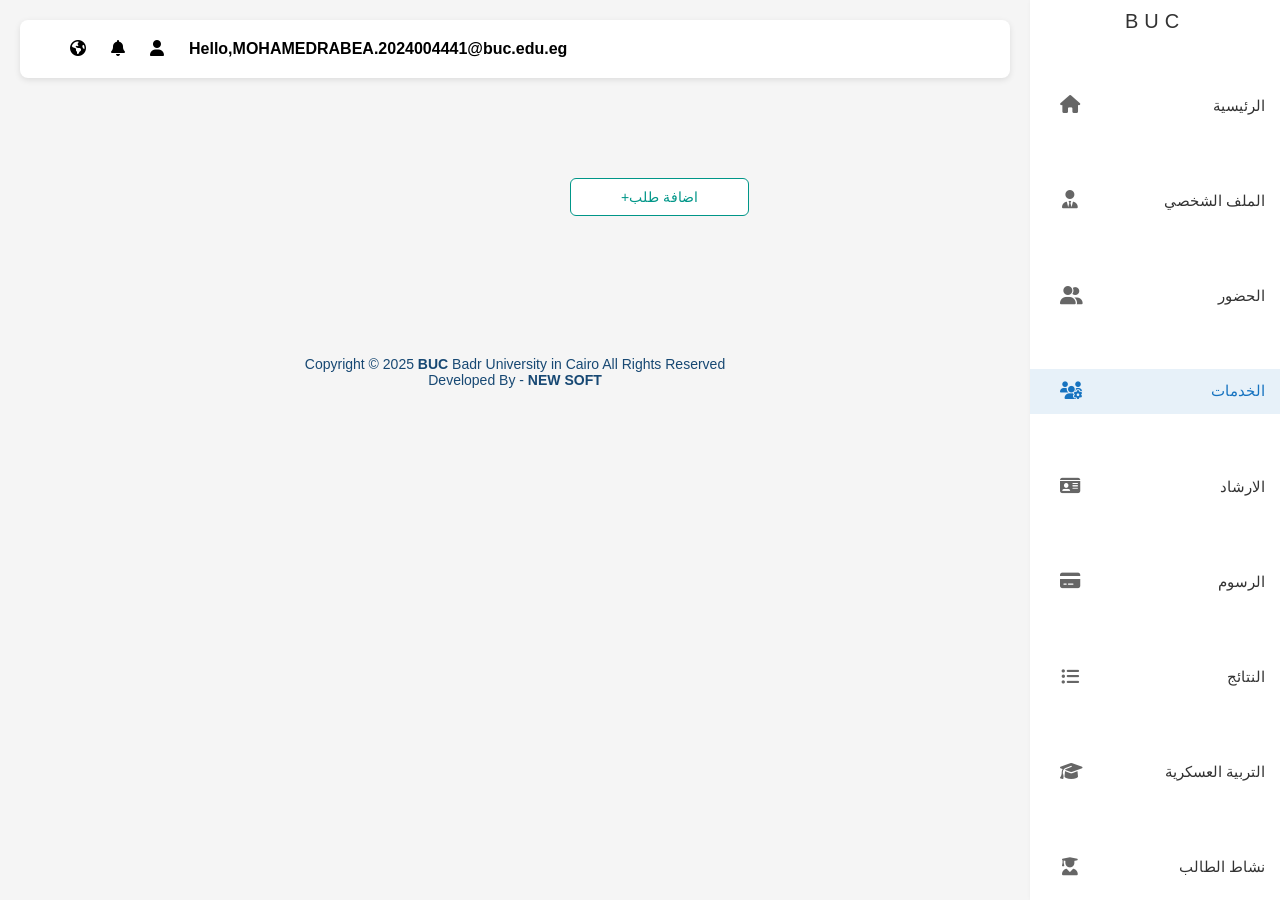
<file: services.html>
<!DOCTYPE html>
<html  lang="en">
<head>
  <meta charset="UTF-8">
  <title>buc online admission</title>
  <link rel="stylesheet" href="style/sty.css">
  <link rel="stylesheet" href="style/profile.css">
  <!-- icons -->
  <link rel="stylesheet" href="https://cdnjs.cloudflare.com/ajax/libs/font-awesome/6.5.0/css/all.min.css">
</head>
<body>
 <!-- Sidebar -->


<ul class="sidebar">
    <li class="buc">
        <p>BUC</p>
    </li>
    <li>
        <a href="#" class="menu-item" data-page="buconlineadmission.html">
            <span class="menu-icon"><i class="fas fa-home"></i></span>
            <span class="menu-text">الرئيسية</span>
        </a>
    </li>

    <li>
        <a href="#" class="menu-item" data-page="profile.html">
            <span class="menu-icon"><i class="fas fa-user-tie"></i></span>
            <span class="menu-text">الملف الشخصي</span>
        </a>
    </li>

    <li>
        <a href="#" class="menu-item" data-page="attendance.html">
            <span class="menu-icon"><i class="fas fa-user-friends"></i></span>
            <span class="menu-text">الحضور</span>
        </a>
    </li>

    <li>
        <a href="#" class="menu-item" data-page="services.html">
            <span class="menu-icon"><i class="fas fa-users-cog"></i></span>
            <span class="menu-text">الخدمات</span>
        </a>
    </li>

    <li>
        <a href="#" class="menu-item" data-page="guidance.html">
            <span class="menu-icon"><i class="fas fa-id-card"></i></span>
            <span class="menu-text">الارشاد</span>
        </a>
    </li>

    <li>
        <a href="#" class="menu-item" data-page="fees.html">
            <span class="menu-icon"><i class="fas fa-credit-card"></i></span>
            <span class="menu-text">الرسوم</span>
        </a>
    </li>



<li class="active-menu">
  <a href="#" class="menu-item" data-page="results.html">
    <span class="menu-icon"><i class="fas fa-list-ul"></i></span>
    <span class="menu-text">النتائج</span>
  </a>
</li>


    <li>
        <a href="#" class="menu-item" data-page="military.html">
            <span class="menu-icon"><i class="fas fa-graduation-cap"></i></span>
            <span class="menu-text">التربية العسكرية</span>
        </a>
    </li>

    <li>
        <a href="#" class="menu-item" data-page="activity.html">
            <span class="menu-icon"><i class="fas fa-user-graduate"></i></span>
            <span class="menu-text">نشاط الطالب</span>
        </a>
    </li>

</ul>





  <!-- Main Content -->
  <main class="content">
    <div class="nav">
        <div class="right-nav">
            <div class="icon">
                <i class="fa-solid fa-earth-americas"></i>
                <i class="fa-solid fa-bell"></i>
                <i class="fa-solid fa-user"></i>
            </div>
            <b>Hello,MOHAMEDRABEA.2024004441@buc.edu.eg</b>
        </div>

    </div>
    <button class="btn edit" style="margin-left: 550px; margin-top: 100px; margin-bottom: 100px; padding: 10px 50px;"> +اضافة طلب</button>
    <div class="footer">
        <p>Copyright © 2025 <strong>BUC</strong> Badr University in Cairo All Rights Reserved</p>
        <p>Developed By - <strong>NEW SOFT</strong></p>
    </div>
    </main>


<script src="main.js"></script>

</body>
</html>
</file>
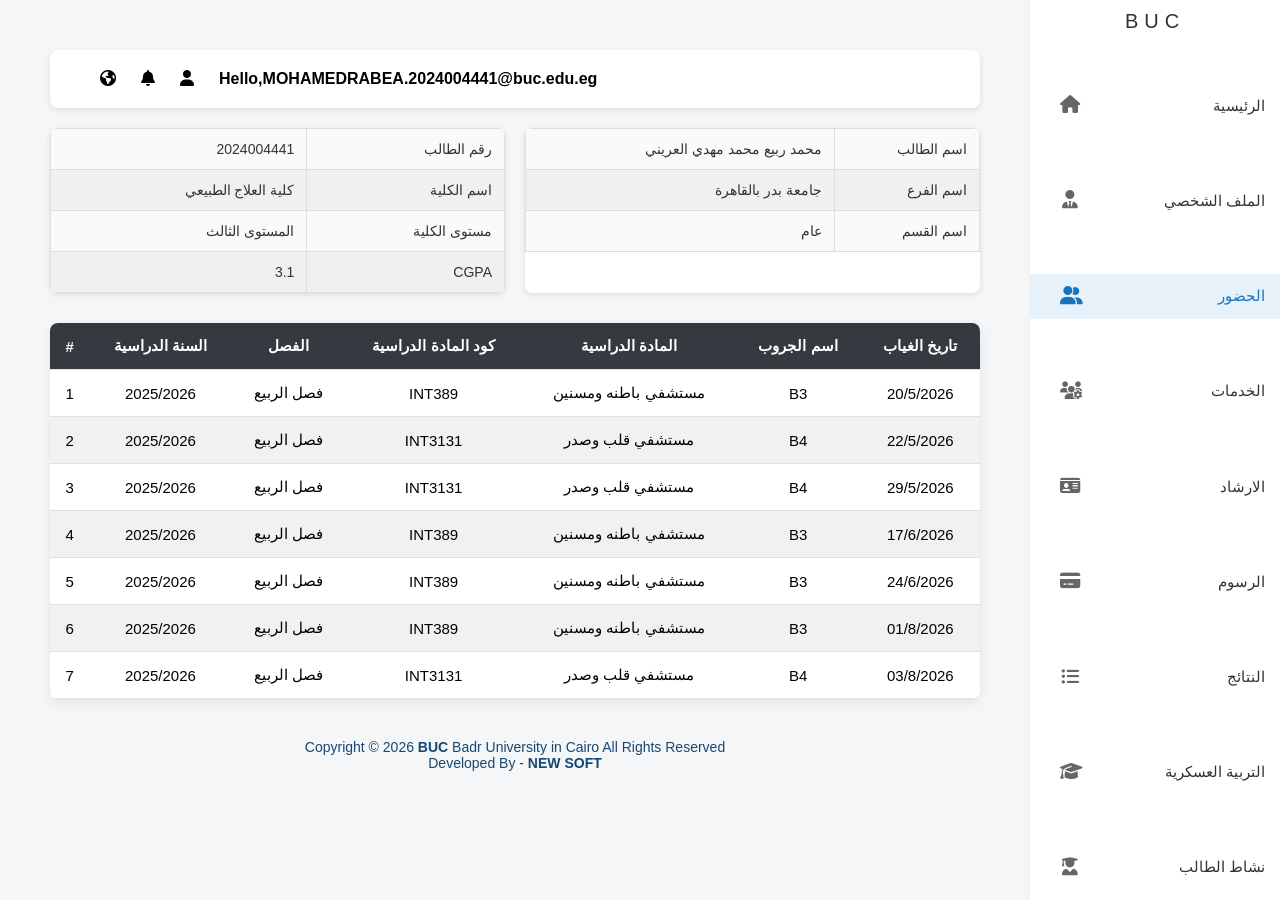
<file: mh/attendance.html>
<!DOCTYPE html>
<html  lang="ar">
<head>
  <meta charset="UTF-8">
  <title>buc online admission</title>
  <link rel="stylesheet" href="style/sty.css">
    <link rel="stylesheet" href="style/atten.css">
  <!-- icons -->
  <link rel="stylesheet" href="https://cdnjs.cloudflare.com/ajax/libs/font-awesome/6.5.0/css/all.min.css">
</head>
<body>
 <!-- Sidebar -->


<ul class="sidebar">
    <li class="buc">
        <p>BUC</p>
    </li>
    <li>
        <a href="#" class="menu-item" data-page="buconlineadmission.html">
            <span class="menu-icon"><i class="fas fa-home"></i></span>
            <span class="menu-text">الرئيسية</span>
        </a>
    </li>

    <li>
        <a href="#" class="menu-item" data-page="profile.html">
            <span class="menu-icon"><i class="fas fa-user-tie"></i></span>
            <span class="menu-text">الملف الشخصي</span>
        </a>
    </li>

    <li>
        <a href="#" class="menu-item" data-page="attendance.html">
            <span class="menu-icon"><i class="fas fa-user-friends"></i></span>
            <span class="menu-text">الحضور</span>
        </a>
    </li>

    <li>
        <a href="#" class="menu-item" data-page="services.html">
            <span class="menu-icon"><i class="fas fa-users-cog"></i></span>
            <span class="menu-text">الخدمات</span>
        </a>
    </li>

    <li>
        <a href="#" class="menu-item" data-page="guidance.html">
            <span class="menu-icon"><i class="fas fa-id-card"></i></span>
            <span class="menu-text">الارشاد</span>
        </a>
    </li>

    <li>
        <a href="#" class="menu-item" data-page="fees.html">
            <span class="menu-icon"><i class="fas fa-credit-card"></i></span>
            <span class="menu-text">الرسوم</span>
        </a>
    </li>



<li class="active-menu">
  <a href="#" class="menu-item" data-page="results.html">
    <span class="menu-icon"><i class="fas fa-list-ul"></i></span>
    <span class="menu-text">النتائج</span>
  </a>
</li>


    <li>
        <a href="#" class="menu-item" data-page="military.html">
            <span class="menu-icon"><i class="fas fa-graduation-cap"></i></span>
            <span class="menu-text">التربية العسكرية</span>
        </a>
    </li>

    <li>
        <a href="#" class="menu-item" data-page="activity.html">
            <span class="menu-icon"><i class="fas fa-user-graduate"></i></span>
            <span class="menu-text">نشاط الطالب</span>
        </a>
    </li>

</ul>





  <!-- Main Content -->
  <main class="content">
    <div class="nav">
        <div class="right-nav">
            <div class="icon">
                <i class="fa-solid fa-earth-americas"></i>
                <i class="fa-solid fa-bell"></i>
                <i class="fa-solid fa-user"></i>
            </div>
            <b>Hello,MOHAMEDRABEA.2024004441@buc.edu.eg</b>
        </div>

    </div>
   <section class="student-info">
  <div class="info-card">
    <table>
      <tr>
        <td>2024004441</td>
        <td>رقم الطالب</td>
      </tr>
      <tr>
        <td>كلية العلاج الطبيعي</td>
        <td>اسم الكلية</td>
      </tr>
      <tr>
        <td>المستوى الثالث</td>
        <td>مستوى الكلية</td>
      </tr>
      <tr>
        <td>3.1</td>
        <td>CGPA</td>
      </tr>
    </table>
  </div>

  <div class="info-card">
    <table>
      <tr>
        <td>محمد ربيع محمد مهدي العريني</td>
        <td>اسم الطالب</td>
      </tr>
      <tr>
        <td>جامعة بدر بالقاهرة</td>
        <td>اسم الفرع</td>
      </tr>
      <tr>
        <td>عام</td>
        <td>اسم القسم</td>
      </tr>
    </table>
  </div>
</section>

<div class="table-container">
  <table>
    <thead>
      <tr>
        <th>#</th>
        <th>السنة الدراسية</th>
        <th>الفصل</th>
        <th>كود المادة الدراسية</th>
        <th>المادة الدراسية</th>
        <th>اسم الجروب</th>
        <th>تاريخ الغياب</th>
      </tr>
    </thead>

    <tbody>
      <tr>
        <td>1</td>
        <td>2025/2026</td>
        <td>فصل الربيع</td>
        <td>INT389</td>
        <td>مستشفي باطنه ومسنين	</td>
        <td>B3</td>
        <td>20/5/2026</td>
      </tr>

      <tr>
        <td>2</td>
        <td>2025/2026</td>
        <td>فصل الربيع</td>
        <td>INT3131</td>
        <td>مستشفي قلب وصدر	</td>
        <td>B4</td>
        <td>22/5/2026</td>
      </tr>

      <tr>
        <td>3</td>
        <td>2025/2026</td>
        <td>فصل الربيع</td>
        <td>INT3131</td>
        <td>مستشفي قلب وصدر	</td>
        <td>B4</td>
        <td>29/5/2026</td>
      </tr>

      <tr>
        <td>4</td>
        <td>2025/2026</td>
        <td>فصل الربيع</td>
        <td>INT389</td>
        <td>مستشفي باطنه ومسنين	</td>
        <td>B3</td>
        <td>17/6/2026</td>
      </tr>

      <tr>
        <td>5</td>
        <td>2025/2026</td>
        <td>فصل الربيع</td>
        <td>INT389</td>
        <td>مستشفي باطنه ومسنين	</td>
        <td>B3</td>
        <td>24/6/2026</td>
      </tr>

      <tr>
        <td>6</td>
        <td>2025/2026</td>
        <td>فصل الربيع</td>
        <td>INT389</td>
        <td>مستشفي باطنه ومسنين	</td>
        <td>B3</td>
        <td>01/8/2026</td>
      </tr>

      <tr>
        <td>7</td>
        <td>2025/2026</td>
        <td>فصل الربيع</td>
        <td>INT3131</td>
        <td>مستشفي قلب وصدر	</td>
        <td>B4</td>
        <td>03/8/2026</td>
      </tr>
    </tbody>
  </table>
</div>
    <div class="footer">
        <p>Copyright © 2026 <strong>BUC</strong> Badr University in Cairo All Rights Reserved</p>
        <p>Developed By - <strong>NEW SOFT</strong></p>
    </div>
    </main>


<script src="main.js"></script>

</body>
</html>
</file>
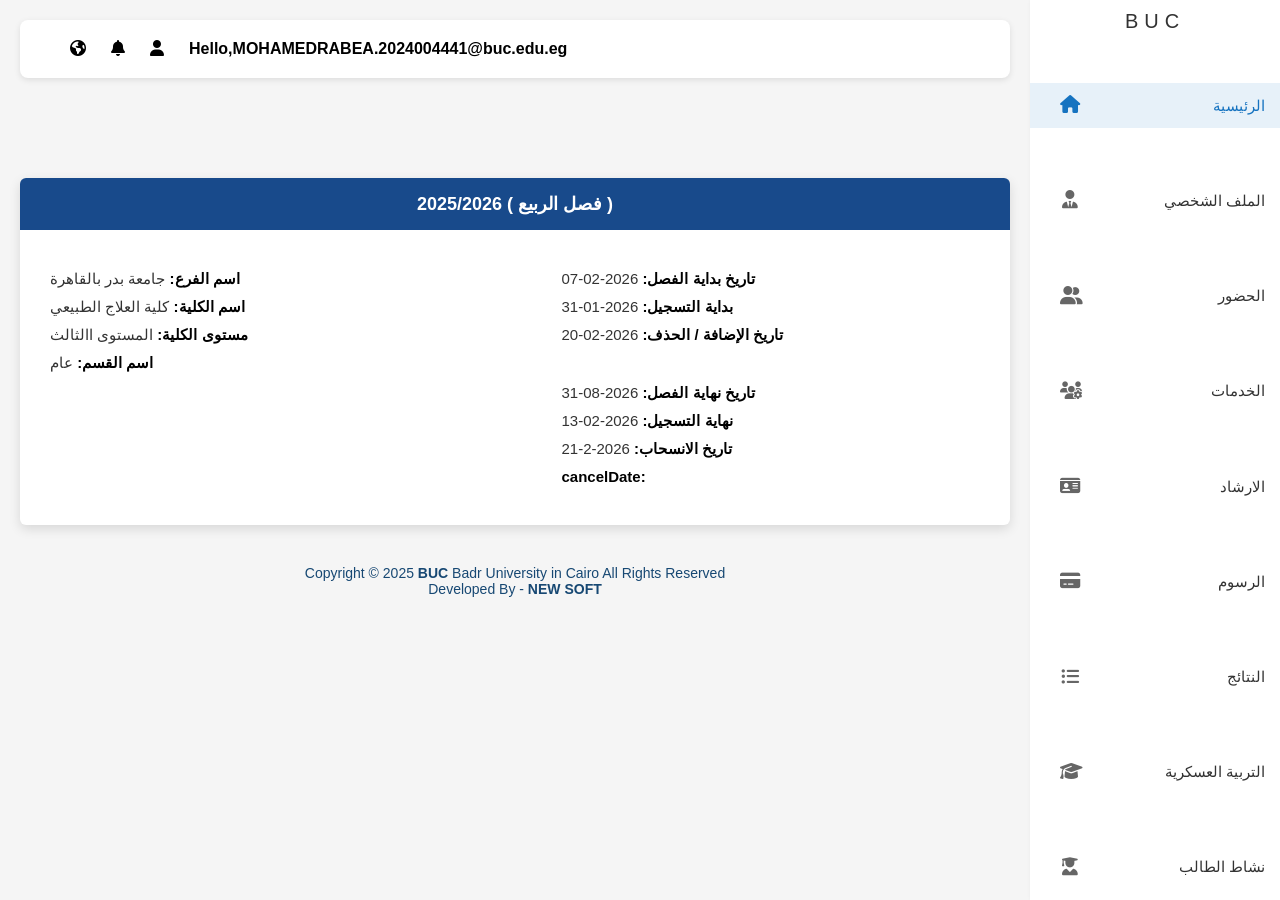
<file: mh/buconlineadmission.html>
<!DOCTYPE html>
<html  lang="en">
<head>
    <meta charset="UTF-8">
    <title>buc online admission</title>
    <link rel="stylesheet" href="style/sty.css">
    <link rel="stylesheet" href="style/home.css">
    <!-- icons -->
    <link rel="stylesheet" href="https://cdnjs.cloudflare.com/ajax/libs/font-awesome/6.5.0/css/all.min.css">
</head>
<body>
<!-- Sidebar -->


<ul class="sidebar">
    <li class="buc">
        <p>BUC</p>
    </li>
    <li>
        <a href="#" class="menu-item" data-page="buconlineadmission.html">
            <span class="menu-icon"><i class="fas fa-home"></i></span>
            <span class="menu-text">الرئيسية</span>
        </a>
    </li>

    <li>
        <a href="#" class="menu-item" data-page="profile.html">
            <span class="menu-icon"><i class="fas fa-user-tie"></i></span>
            <span class="menu-text">الملف الشخصي</span>
        </a>
    </li>

    <li>
        <a href="#" class="menu-item" data-page="attendance.html">
            <span class="menu-icon"><i class="fas fa-user-friends"></i></span>
            <span class="menu-text">الحضور</span>
        </a>
    </li>

    <li>
        <a href="#" class="menu-item" data-page="services.html">
            <span class="menu-icon"><i class="fas fa-users-cog"></i></span>
            <span class="menu-text">الخدمات</span>
        </a>
    </li>

    <li>
        <a href="#" class="menu-item" data-page="guidance.html">
            <span class="menu-icon"><i class="fas fa-id-card"></i></span>
            <span class="menu-text">الارشاد</span>
        </a>
    </li>

    <li>
        <a href="#" class="menu-item" data-page="fees.html">
            <span class="menu-icon"><i class="fas fa-credit-card"></i></span>
            <span class="menu-text">الرسوم</span>
        </a>
    </li>



<li class="active-menu">
  <a href="#" class="menu-item" data-page="results.html">
    <span class="menu-icon"><i class="fas fa-list-ul"></i></span>
    <span class="menu-text">النتائج</span>
  </a>
</li>


    <li>
        <a href="#" class="menu-item" data-page="military.html">
            <span class="menu-icon"><i class="fas fa-graduation-cap"></i></span>
            <span class="menu-text">التربية العسكرية</span>
        </a>
    </li>

    <li>
        <a href="#" class="menu-item" data-page="activity.html">
            <span class="menu-icon"><i class="fas fa-user-graduate"></i></span>
            <span class="menu-text">نشاط الطالب</span>
        </a>
    </li>

</ul>





    <!-- Main Content -->
    <main class="content">
    <div class="nav">
        <div class="right-nav">
            <div class="icon">
                <i class="fa-solid fa-earth-americas"></i>
                <i class="fa-solid fa-bell"></i>
                <i class="fa-solid fa-user"></i>
            </div>
            <b>Hello,MOHAMEDRABEA.2024004441@buc.edu.eg</b>
        </div>

    </div>
 <div class="card">
        <div class="card-header">
            2025/2026 ( فصل الربيع )
        </div>

        <div class="card-body">
            <div class="right">
                <p><strong>اسم الفرع:</strong> جامعة بدر بالقاهرة</p>
                <p><strong>اسم الكلية:</strong> كلية العلاج الطبيعي</p>
                <p><strong>مستوى الكلية:</strong> المستوى االثالث</p>
                <p><strong>اسم القسم:</strong> عام</p>
            </div>

            <div class="left">
                <p><strong>تاريخ بداية الفصل:</strong> 2026-02-07</p>
                <p><strong>بداية التسجيل:</strong> 2026-01-31</p>
                <p><strong>تاريخ الإضافة / الحذف:</strong> 2026-02-20</p>

                <p class="spacer"></p>

                <p><strong>تاريخ نهاية الفصل:</strong> 2026-08-31</p>
                <p><strong>نهاية التسجيل:</strong> 2026-02-13</p>
                <p><strong>تاريخ الانسحاب:</strong> 2026-2-21</p>
                <p><strong>cancelDate:</strong></p>
            </div>
        </div>
    </div>
        <div class="footer">
        <p>Copyright © 2025 <strong>BUC</strong> Badr University in Cairo All Rights Reserved</p>
        <p>Developed By - <strong>NEW SOFT</strong></p>
    </div>
    </main>


<script src="main.js"></script>

</body>
</html>
</file>
<file: style/style.css>
/* Material Design Login Form - Complete & Self-Contained */

* {
    margin: 0;
    padding: 0;
    box-sizing: border-box;
}

body {
    font-family: 'Roboto', -apple-system, BlinkMacSystemFont, 'Segoe UI', sans-serif;
    background: #fafafa;
    min-height: 100vh;
    display: flex;
    align-items: center;
    justify-content: center;
    padding: 20px;
    line-height: 1.5;
}

.login-container {
    width: 100%;
    max-width: 400px;
}

.login-card {
    background: #ffffff;
    border-radius: 8px;
    padding: 48px 40px 36px;
    box-shadow: 
        0 2px 4px rgba(0, 0, 0, 0.1),
        0 8px 16px rgba(0, 0, 0, 0.1);
    transition: all 0.3s cubic-bezier(0.25, 0.8, 0.25, 1);
    position: relative;
    overflow: hidden;
}

.login-card:hover {
    box-shadow: 
        0 4px 8px rgba(0, 0, 0, 0.12),
        0 12px 28px rgba(0, 0, 0, 0.15);
}

.login-header {
    text-align: center;
    margin-bottom: 32px;
}

.material-logo {
    margin-bottom: 24px;
    display: flex;
    justify-content: center;
}

.logo-layers {
    position: relative;
    width: 56px;
    height: 56px;
}

.layer {
    position: absolute;
    border-radius: 50%;
    transition: all 0.3s cubic-bezier(0.25, 0.8, 0.25, 1);
}

.layer-1 {
    width: 56px;
    height: 56px;
    background: #1976d2;
    box-shadow: 0 2px 4px rgba(25, 118, 210, 0.3);
}

.layer-2 {
    width: 40px;
    height: 40px;
    top: 8px;
    left: 8px;
    background: #2196f3;
    box-shadow: 0 1px 3px rgba(33, 150, 243, 0.3);
}

.layer-3 {
    width: 24px;
    height: 24px;
    top: 16px;
    left: 16px;
    background: #64b5f6;
    box-shadow: 0 1px 2px rgba(100, 181, 246, 0.3);
}
.material-logo:hover .layer-1 {
    transform: scale(1.1);
    box-shadow: 0 4px 8px rgba(25, 118, 210, 0.4);
}

.material-logo:hover .layer-2 {
    transform: scale(1.15);
    box-shadow: 0 2px 6px rgba(33, 150, 243, 0.4);
}

.material-logo:hover .layer-3 {
    transform: scale(1.2);
    box-shadow: 0 2px 4px rgba(100, 181, 246, 0.4);
}

.login-header h2 {
    color: #212121;
    font-size: 1.5rem;
    font-weight: 400;
    margin-bottom: 8px;
    letter-spacing: 0.15px;
}

.login-header p {
    color: #757575;
    font-size: 14px;
    font-weight: 400;
}

/* Material Form Groups */
.form-group {
    margin-bottom: 24px;
    position: relative;
}

.input-wrapper {
    position: relative;
    display: flex;
    flex-direction: column;
}

.input-wrapper input {
    background: transparent;
    border: none;
    border-bottom: 2px solid #e0e0e0;
    border-radius: 0;
    padding: 16px 0 8px;
    color: #212121;
    font-size: 16px;
    font-weight: 400;
    transition: all 0.2s ease;
    width: 100%;
    outline: none;
    position: relative;
    z-index: 3;
}

.input-wrapper input:focus {
    border-bottom-color: #1976d2;
}

.input-wrapper input:focus + label,
.input-wrapper input:valid + label {
    transform: translateY(-24px) scale(0.75);
    color: #1976d2;
    font-weight: 500;
}

.input-wrapper label {
    position: absolute;
    left: 0;
    top: 16px;
    color: #757575;
    font-size: 16px;
    font-weight: 400;
    transition: all 0.2s ease;
    pointer-events: none;
    transform-origin: left top;
    z-index: 4;
}

.input-line {
    position: absolute;
    bottom: 0;
    left: 0;
    width: 0;
    height: 2px;
    background: #1976d2;
    transition: width 0.2s ease;
    z-index: 5;
}

.input-wrapper input:focus ~ .input-line {
    width: 100%;
}

/* Material Ripple Effects */
.ripple-container {
    position: absolute;
    top: 0;
    left: 0;
    right: 0;
    bottom: 0;
    overflow: hidden;
    pointer-events: none;
    z-index: 1;
}

.ripple {
    position: absolute;
    border-radius: 50%;
    background: rgba(25, 118, 210, 0.2);
    transform: scale(0);
    animation: ripple-animation 0.6s linear;
    pointer-events: none;
}

@keyframes ripple-animation {
    to {
        transform: scale(4);
        opacity: 0;
    }
}

/* Password Toggle */
.password-wrapper {
    position: relative;
}

.password-wrapper input {
    padding-right: 56px;
}

.password-toggle {
    position: absolute;
    right: 0;
    top: 50%;
    transform: translateY(-50%);
    background: transparent;
    border: none;
    cursor: pointer;
    padding: 8px;
    color: #757575;
    transition: all 0.2s ease;
    border-radius: 50%;
    width: 40px;
    height: 40px;
    display: flex;
    align-items: center;
    justify-content: center;
    overflow: hidden;
    z-index: 10;
}

.password-toggle:hover {
    background: rgba(0, 0, 0, 0.04);
    color: #1976d2;
}

.toggle-ripple {
    position: absolute;
    top: 0;
    left: 0;
    right: 0;
    bottom: 0;
    border-radius: 50%;
    overflow: hidden;
    z-index: 1;
}

.toggle-icon {
    display: block;
    width: 20px;
    height: 20px;
    background-image: url("data:image/svg+xml,%3csvg xmlns='http://www.w3.org/2000/svg' fill='none' viewBox='0 0 24 24' stroke='%23757575' stroke-width='1.5'%3e%3cpath stroke-linecap='round' stroke-linejoin='round' d='M15 12a3 3 0 11-6 0 3 3 0 016 0z'/%3e%3cpath stroke-linecap='round' stroke-linejoin='round' d='M2.458 12C3.732 7.943 7.523 5 12 5c4.478 0 8.268 2.943 9.542 7-1.274 4.057-5.064 7-9.542 7-4.477 0-8.268-2.943-9.542-7z'/%3e%3c/svg%3e");
    background-size: contain;
    background-repeat: no-repeat;
    background-position: center;
    transition: background-image 0.2s ease;
    position: relative;
    z-index: 2;
    flex-shrink: 0;
}

.password-toggle:hover .toggle-icon {
    background-image: url("data:image/svg+xml,%3csvg xmlns='http://www.w3.org/2000/svg' fill='none' viewBox='0 0 24 24' stroke='%231976d2' stroke-width='1.5'%3e%3cpath stroke-linecap='round' stroke-linejoin='round' d='M15 12a3 3 0 11-6 0 3 3 0 016 0z'/%3e%3cpath stroke-linecap='round' stroke-linejoin='round' d='M2.458 12C3.732 7.943 7.523 5 12 5c4.478 0 8.268 2.943 9.542 7-1.274 4.057-5.064 7-9.542 7-4.477 0-8.268-2.943-9.542-7z'/%3e%3c/svg%3e");
}

.toggle-icon.show-password {
    background-image: url("data:image/svg+xml,%3csvg xmlns='http://www.w3.org/2000/svg' fill='none' viewBox='0 0 24 24' stroke='%23757575' stroke-width='1.5'%3e%3cpath stroke-linecap='round' stroke-linejoin='round' d='M3.98 8.223A10.477 10.477 0 001.934 12C3.226 16.338 7.244 19.5 12 19.5c.993 0 1.953-.138 2.863-.395M6.228 6.228A10.45 10.45 0 0112 4.5c4.756 0 8.773 3.162 10.065 7.498a10.523 10.523 0 01-4.293 5.774M6.228 6.228L3 3m3.228 3.228l3.65 3.65m7.894 7.894L21 21m-3.228-3.228l-3.65-3.65m0 0a3 3 0 11-4.243-4.243m4.242 4.242L9.88 9.88'/%3e%3c/svg%3e");
}

.password-toggle:hover .toggle-icon.show-password {
    background-image: url("data:image/svg+xml,%3csvg xmlns='http://www.w3.org/2000/svg' fill='none' viewBox='0 0 24 24' stroke='%231976d2' stroke-width='1.5'%3e%3cpath stroke-linecap='round' stroke-linejoin='round' d='M3.98 8.223A10.477 10.477 0 001.934 12C3.226 16.338 7.244 19.5 12 19.5c.993 0 1.953-.138 2.863-.395M6.228 6.228A10.45 10.45 0 0112 4.5c4.756 0 8.773 3.162 10.065 7.498a10.523 10.523 0 01-4.293 5.774M6.228 6.228L3 3m3.228 3.228l3.65 3.65m7.894 7.894L21 21m-3.228-3.228l-3.65-3.65m0 0a3 3 0 11-4.243-4.243m4.242 4.242L9.88 9.88'/%3e%3c/svg%3e");
}

/* Form Options */
.form-options {
    display: flex;
    justify-content: space-between;
    align-items: center;
    margin-bottom: 32px;
    flex-wrap: wrap;
    gap: 16px;
}

.checkbox-wrapper {
    display: flex;
    align-items: center;
    cursor: pointer;
}

.checkbox-wrapper input[type="checkbox"] {
    display: none;
}

.checkbox-label {
    display: flex;
    align-items: center;
    gap: 12px;
    cursor: pointer;
    user-select: none;
    color: #424242;
    font-size: 14px;
    font-weight: 400;
}

.checkbox-material {
    position: relative;
    width: 18px;
    height: 18px;
    border: 2px solid #757575;
    border-radius: 2px;
    transition: all 0.2s ease;
    overflow: hidden;
    flex-shrink: 0;
}

.checkbox-wrapper input[type="checkbox"]:checked + .checkbox-label .checkbox-material {
    background: #1976d2;
    border-color: #1976d2;
}

.checkbox-ripple {
    position: absolute;
    top: -12px;
    left: -12px;
    right: -12px;
    bottom: -12px;
    border-radius: 50%;
    overflow: hidden;
}

.checkbox-icon {
    position: absolute;
    top: 50%;
    left: 50%;
    transform: translate(-50%, -50%);
    width: 12px;
    height: 12px;
    fill: white;
    opacity: 0;
    transition: all 0.2s ease;
}

.checkbox-wrapper input[type="checkbox"]:checked + .checkbox-label .checkbox-icon {
    opacity: 1;
}

.checkbox-path {
    stroke-dasharray: 16;
    stroke-dashoffset: 16;
    transition: stroke-dashoffset 0.3s ease;
}

.checkbox-wrapper input[type="checkbox"]:checked + .checkbox-label .checkbox-path {
    stroke-dashoffset: 0;
}

.forgot-password {
    color: #1976d2;
    text-decoration: none;
    font-size: 14px;
    font-weight: 500;
    transition: color 0.2s ease;
    text-transform: uppercase;
    letter-spacing: 0.25px;
}

.forgot-password:hover {
    color: #0d47a1;
}

/* Material Button */
.material-btn {
    width: 100%;
    background: #1976d2;
    border: none;
    border-radius: 4px;
    padding: 12px 24px;
    color: white;
    font-size: 14px;
    font-weight: 500;
    cursor: pointer;
    transition: all 0.2s ease;
    position: relative;
    margin-bottom: 24px;
    text-transform: uppercase;
    letter-spacing: 0.25px;
    min-height: 48px;
    overflow: hidden;
    box-shadow: 0 2px 4px rgba(0, 0, 0, 0.2);
}

.material-btn:hover {
    background: #1565c0;
    box-shadow: 0 4px 8px rgba(0, 0, 0, 0.25);
    transform: translateY(-1px);
}

.material-btn:active {
    transform: translateY(0);
    box-shadow: 0 2px 4px rgba(0, 0, 0, 0.2);
}

.btn-ripple {
    position: absolute;
    top: 0;
    left: 0;
    right: 0;
    bottom: 0;
    overflow: hidden;
}

.btn-text {
    position: relative;
    z-index: 1;
    transition: opacity 0.2s ease;
}

.btn-loader {
    position: absolute;
    top: 50%;
    left: 50%;
    transform: translate(-50%, -50%);
    opacity: 0;
    transition: opacity 0.2s ease;
}

.loader-circle {
    width: 20px;
    height: 20px;
    animation: rotate 2s linear infinite;
}

.loader-path {
    stroke-dasharray: 90, 150;
    stroke-dashoffset: 0;
    stroke-linecap: round;
    animation: dash 1.5s ease-in-out infinite;
}

@keyframes rotate {
    100% { transform: rotate(360deg); }
}

@keyframes dash {
    0% { stroke-dasharray: 1, 150; stroke-dashoffset: 0; }
    50% { stroke-dasharray: 90, 150; stroke-dashoffset: -35; }
    100% { stroke-dasharray: 90, 150; stroke-dashoffset: -124; }
}

.material-btn.loading .btn-text {
    opacity: 0;
}

.material-btn.loading .btn-loader {
    opacity: 1;
}

/* Divider */
.divider {
    text-align: center;
    margin: 24px 0;
    position: relative;
}

.divider::before {
    content: '';
    position: absolute;
    top: 50%;
    left: 0;
    right: 0;
    height: 1px;
    background: #e0e0e0;
    transform: translateY(-50%);
}

.divider span {
    background: #ffffff;
    color: #757575;
    padding: 0 16px;
    font-size: 14px;
    font-weight: 400;
    position: relative;
    z-index: 1;
}

/* Social Login */
.social-login {
    display: flex;
    flex-direction: column;
    gap: 12px;
    margin-bottom: 24px;
}

.social-btn {
    background: #ffffff;
    border: 1px solid #dadce0;
    border-radius: 4px;
    padding: 12px 16px;
    color: #3c4043;
    font-size: 14px;
    font-weight: 500;
    cursor: pointer;
    transition: all 0.2s ease;
    display: flex;
    align-items: center;
    justify-content: center;
    gap: 12px;
    position: relative;
    overflow: hidden;
    min-height: 48px;
    box-shadow: 0 1px 2px rgba(0, 0, 0, 0.1);
}

.social-btn:hover {
    box-shadow: 0 2px 4px rgba(0, 0, 0, 0.15);
    transform: translateY(-1px);
}

.social-ripple {
    position: absolute;
    top: 0;
    left: 0;
    right: 0;
    bottom: 0;
    overflow: hidden;
}

.social-icon {
    width: 20px;
    height: 20px;
    display: flex;
    align-items: center;
    justify-content: center;
}

.social-icon svg {
    width: 100%;
    height: 100%;
}

/* Signup Link */
.signup-link {
    text-align: center;
}

.signup-link p {
    color: #757575;
    font-size: 14px;
    font-weight: 400;
}

.create-account {
    color: #1976d2;
    text-decoration: none;
    font-weight: 500;
    transition: color 0.2s ease;
}

.create-account:hover {
    color: #0d47a1;
}

/* Error States */
.error-message {
    color: #d32f2f;
    font-size: 12px;
    font-weight: 400;
    margin-top: 6px;
    opacity: 0;
    transform: translateY(-8px);
    transition: all 0.2s ease;
}

.error-message.show {
    opacity: 1;
    transform: translateY(0);
}

.form-group.error .input-wrapper input {
    border-bottom-color: #d32f2f;
    color: #d32f2f;
}

.form-group.error .input-wrapper label {
    color: #d32f2f;
}

.form-group.error .input-line {
    background: #d32f2f;
}

/* Success Message */
.success-message {
    display: none;
    text-align: center;
    padding: 32px 20px;
    opacity: 0;
    transform: translateY(16px);
    transition: all 0.3s cubic-bezier(0.25, 0.8, 0.25, 1);
}

.success-message.show {
    display: block;
    opacity: 1;
    transform: translateY(0);
}

.success-elevation {
    background: #ffffff;
    border-radius: 8px;
    padding: 24px;
    box-shadow: 0 4px 8px rgba(0, 0, 0, 0.15);
}

.success-icon {
    width: 48px;
    height: 48px;
    background: #4caf50;
    border-radius: 50%;
    display: flex;
    align-items: center;
    justify-content: center;
    margin: 0 auto 16px;
    box-shadow: 0 2px 4px rgba(76, 175, 80, 0.3);
}

.success-icon svg {
    width: 24px;
    height: 24px;
    fill: white;
}

.success-message h3 {
    color: #212121;
    font-size: 1.25rem;
    font-weight: 500;
    margin-bottom: 8px;
}

.success-message p {
    color: #757575;
    font-size: 14px;
}

/* Mobile Responsive */
@media (max-width: 480px) {
    body {
        padding: 16px;
    }
    
    .login-card {
        padding: 32px 24px 24px;
    }
    
    .form-options {
        flex-direction: column;
        align-items: flex-start;
        gap: 16px;
    }
    
    .logo-layers {
        width: 48px;
        height: 48px;
    }
    
    .layer-1 {
        width: 48px;
        height: 48px;
    }
    
    .layer-2 {
        width: 32px;
        height: 32px;
        top: 8px;
        left: 8px;
    }
    
    .layer-3 {
        width: 16px;
        height: 16px;
        top: 16px;
        left: 16px;
    }
}
</file>
<file: style/sty.css>
/* General styles */
* {
    margin: 0;
    padding: 0;
    box-sizing: border-box;
    font-family: "Tahoma", sans-serif;
}

body {
    display: flex;
    background: #f5f5f5;
}
.ds{
    font-size: 16px;
    font-weight: bold;
    color: red;
}
/* --- Sidebar --- */
.buc{
    margin: auto;
    margin-top: 0px;
    margin-bottom: 0px;
    list-style: none;
    letter-spacing: 6px;
    font-size: 20px;
    font-weight: lighter;
    color: #0f0f0fda;
}
.sidebar {
    width: 250px; 
    background-color: #ffffff;
    box-shadow: 2px 0 5px rgba(0, 0, 0, 0.1);
    padding: 10px 0;
    height: 100vh;
    display: flex;
    flex-direction: column;
    justify-content: space-between;
    position: fixed;
    right: 0;
    top: 0;
    overflow-y: auto;
    transition: width 0.3s ease; 
}

.sidebar-header {
    display: flex;
    align-items: center;
    justify-content: flex-end;
    padding: 10px 15px;
    border-bottom: 1px solid #eee;
    margin-bottom: 10px;
    color: #333;
}

.sidebar-header .header-icon {
    font-size: 18px;
    color: #666;
    margin-left: 10px;
}

.sidebar-header .header-logo {
    font-size: 24px;
    font-weight: bold;
    color: #1a237e;
    margin-right: auto;
}

.sidebar-header .header-badr-logo {
    font-size: 28px;
    font-weight: bold;
    color: #e53935;
    margin-left: 10px;
}

.sidebar-menu {
    list-style: none;
    padding: 0;
    margin: 0;
    flex-grow: 1;
}

.sidebar-menu li {
    margin-bottom: 5px;
}

.menu-item {
    display: flex;
    align-items: center;
    padding: 12px 15px;
    color: #333;
    text-decoration: none;
    font-size: 15px;
    transition: background-color 0.3s ease, color 0.3s ease;
    position: relative;
    white-space: nowrap;
}

.menu-item:hover, .sidebar-menu li.active-menu > .menu-item {
    background-color: rgba(22, 115, 192, 0.1);
    color: #1673c0;
}
.menu-item.active-link {
    background-color: rgba(22, 115, 192, 0.1);
    color: #1673c0;
}

.menu-item.active-link .menu-icon {
    color: #1673c0;
}


.menu-item .menu-icon {
    font-size: 18px;
    margin-left: 15px;
    color: #666;
    min-width: 20px;
    text-align: center;
}

.menu-item:hover .menu-icon, .sidebar-menu li.active-menu > .menu-item .menu-icon {
    color: #1673c0;
}
.sidebar-menu li.active-menu > .menu-item .menu-icon {
    color: #1673c0;
}

.menu-item .menu-text {
    flex-grow: 1;
    text-align: right;
}

.arrow-icon {
    font-size: 12px;
    color: #999;
    margin-right: 5px;
    transition: transform 0.3s ease;
}

.active-menu > .menu-item .arrow-icon {
    transform: rotate(90deg); 
}

/* Submenu Styling */
.submenu {
    list-style: none;
    padding: 0;
    margin: 0;
    background-color: rgba(240, 240, 240, 0.8);
    border-top: 1px solid #eee;
    border-bottom: 1px solid #eee;
    overflow: hidden; /* Hide submenu initially */
    height: 0;
    transition: height 0.3s ease;
}

.sidebar-menu li.active-menu .submenu {
    height: auto; /* Show submenu when active */
}

.submenu-item {
    display: block;
    padding: 10px 15px 10px 30px;
    color: #333;
    text-decoration: none;
    font-size: 14px;
    transition: background-color 0.3s ease, color 0.3s ease;
    text-align: right;
}

.submenu-item:hover {
    background-color: rgba(200, 200, 200, 0.6);
    color: #1a237e;
}

.submenu-item.active-submenu {
    background-color: #e0f2f7;
    color: #0d47a1;
    border-right: 4px solid #f44336;
    padding-right: 26px;
}

/* Sidebar Bottom Area */
.sidebar-bottom {
    margin-top: auto;
    padding: 10px 15px;
    border-top: 1px solid #eee;
    display: flex;
    align-items: center;
    justify-content: space-between;
}

.sidebar-bottom .menu-item {
    padding: 8px 0;
    flex-grow: 1;
    justify-content: flex-end;
}

.we-are-here-image {
    position: relative;
    display: inline-flex;
    align-items: center;
    justify-content: center;
    width: 60px;
    height: 60px;
    background-color: #0a70e6;
    border-radius: 50%;
    margin-left: 10px;
    color: #fff;
    font-size: 10px;
    font-weight: bold;
    text-transform: uppercase;
    box-shadow: 0 2px 5px rgba(0, 0, 0, 0.2);
    /* Placeholder for image */
}

.notification-badge {
    position: absolute;
    top: 5px;
    right: 5px;
    background-color: #e53935;
    color: #fff;
    border-radius: 50%;
    padding: 2px 6px;
    font-size: 10px;
    line-height: 1;
}

.close-icon {
    font-size: 20px;
    color: #666;
    cursor: pointer;
    margin-right: 10px;
    transition: color 0.3s ease;
}

.close-icon:hover {
    color: #e53935;
}

/* --- Main Content --- */
.content {
    flex: 1;
    margin-right: 250px;
    padding: 20px;
}

header {
    background: #fff;
    padding: 12px 20px;
    margin-bottom: 20px;
    border-radius: 8px;
    box-shadow: 0 2px 6px rgba(0, 0, 0, 0.1);
    margin: 0%;

}

.nav {
    display: flex;
    justify-content: space-between;
    align-items: center;
    padding: 20px 50px;
    background-color: white;
    border-radius: 8px;
    box-shadow: 0 2px 6px rgba(0,0,0,0.1);
    margin: 0%;
}

.right-nav {
    display: flex;
    justify-content: flex-end;
    gap: 25px;
    flex-wrap: wrap;
}

.icon {
    display: flex;
    gap: 25px;
}

.title {
    text-align: center;
    color: #0047ab;
    margin: 20px 0;
}

/* Student Info Table */
.student-info {
    padding-top: 20px; 
    display: flex;
    flex-wrap: wrap;
    gap: 20px;
    margin-bottom: 30px;
}

.info-card {
    flex: 1 1 45%; /* Flexible basis for better wrapping */
    background: #fff;
    border-radius: 8px;
    box-shadow: 0 2px 6px rgba(0, 0, 0, 0.1);
    overflow: hidden;
}

.info-card table {
    width: 100%;
    border-collapse: collapse;
}

.info-card td {
    padding: 12px;
    border: 1px solid #ddd;
    text-align: right; 
    font-size: 14px;
    color: #333;
    background: #fafafa;
}

.info-card tr:nth-child(even) td {
    background: #f0f0f0;
}

/* Grades Table */
.grades {
    overflow-x: auto; 
}

.grades table {
    width: 100%;
    min-width: 600px; 
    border-collapse: collapse;
    background: #fff;
    box-shadow: 0 2px 6px rgba(0, 0, 0, 0.1);
    border-radius: 8px;
    overflow: hidden;
}

.grades th {
    background: #222;
    color: #fff;
    padding: 10px;
    text-align: right; /* Aligned text to the right for RTL */
}

.grades td {
    padding: 10px;
    border: 1px solid #ddd;
    text-align: right; /* Aligned text to the right for RTL */
}

.footer {
    text-align: center;
    margin-top: 40px;
    color: #174873;
    font-family: 'Segoe UI', Tahoma, Geneva, Verdana, sans-serif;
    font-size: 14px;
}

/* --- Media Queries for Responsiveness --- */
@media (max-width: 992px) {
    .sidebar {
        width: 80px; /* Collapse sidebar on medium screens */
        overflow-y: hidden;
    }

    .sidebar .menu-text,
    .sidebar .header-logo,
    .sidebar .header-badr-logo,
    .sidebar .close-icon,
    .sidebar-bottom .we-are-here-image span {
        display: none;
    }

    .sidebar .menu-item {
        justify-content: center;
        padding: 12px 0;
    }

    .sidebar .menu-icon, .sidebar .arrow-icon {
        margin: 0;
    }

    .sidebar-bottom {
        justify-content: center;
    }

    .content {
        margin-right: 80px;
    }
}

@media (max-width: 768px) {
    body {
        flex-direction: column;
    }

    .sidebar {
        width: 100%;
        height: auto;
        position: relative;
        box-shadow: none;
        padding: 10px;
        flex-direction: row;
        justify-content: space-around;
        align-items: center;
        overflow-x: auto;
        white-space: nowrap;
        border-bottom: 1px solid #eee;
    }

    .sidebar-header {
        display: none;
    }

    .sidebar-menu {
        flex-direction: row;
        flex-grow: 0;
    }

    .sidebar-menu li {
        margin-bottom: 0;
    }

    .sidebar .menu-item {
        justify-content: center;
        flex-direction: column;
        padding: 8px;
        min-width: 60px;
    }

    .menu-item .menu-text {
        display: block; /* Show text on mobile menu */
        font-size: 12px;
        margin-top: 5px;
    }

    .arrow-icon,
    .submenu,
    .sidebar-bottom {
        display: none;
    }

    .content {
        margin-right: 0;
        width: 100%;
        padding: 10px;
    }

    .nav {
        padding: 10px 20px;
        flex-direction: column;
        align-items: flex-end;
    }

    .right-nav {
        flex-direction: column;
        gap: 10px;
        align-items: flex-end;
    }

    .right-nav b {
        font-size: 14px;
        word-break: break-all;
        text-align: right;
    }

    .student-info {
        flex-direction: column;
        padding-top: 10px;
    }

    .info-card {
        flex: 1 1 100%;
    }
}

/* error */
/* تنسيق عنوان القسم */
.section-title {
    text-align: center;
    color: #1a237e;
    font-size: 32px;
    margin-top: 40px;
    margin-bottom: 20px;
}

/* الحاوية البيضاء الكبيرة */
.alert-container {
    max-width: 1100px;
    margin: 0 auto;
    background: #fff;
    padding: 40px;
    border-radius: 4px;
    box-shadow: 0 4px 12px rgba(0, 0, 0, 0.05);
}

/* صندوق التنبيه الأحمر */
.alert-box {
    background-color: #ff8a94; /* اللون الأحمر الهادئ الموجود بالصورة */
    color: #333; /* لون النص */
    padding: 20px 30px;
    border-radius: 8px;
    text-align: right;
    font-size: 18px;
    font-weight: bold;
    /* لإضافة نعومة للأطراف كما في الصورة */
    box-sizing: border-box;
    width: 100%;
}
</file>
<file: style/activ.css>
.main-wrapper {
    max-width: 1100px;
    margin: 10px auto;
}

.page-title {
    text-align: center;
    color: #1a237e;
    font-size: 32px;
    margin-bottom: 30px;
}

/* تنسيق جدول البيانات العلوي */
.student-data-table {
    width: 100%;
    border-collapse: collapse;
    background-color: #eee; /* اللون الرمادي الفاتح للخلفية */
    margin-bottom: 20px;
    border: 1px solid #ddd;
}

.student-data-table td {
    padding: 12px 15px;
    border: 1px solid #ddd;
    font-size: 14px;
    text-align: center;
}

.label-cell {
    font-weight: bold;
    color: #333;
    width: 15%;
}

.value-cell {
    background-color: #fff;
    width: 35%;
    color: #000;
}

/* زر الإضافة */
.action-bar {
    margin: 20px 0;
}

.btn-add {
    background-color: #009688;
    color: white;
    border: none;
    padding: 8px 20px;
    border-radius: 4px;
    cursor: pointer;
    font-size: 14px;
}

/* تنسيق جدول الطلبات السفلي */
.section-subtitle {
    text-align: center;
    color: #888;
    font-weight: normal;
    margin-bottom: 10px;
}

.requests-table {
    width: 100%;
    border-collapse: collapse;
    background-color: #fff;
    box-shadow: 0 1px 3px rgba(0,0,0,0.1);
}

.requests-table th {
    background-color: #373d43; /* اللون الداكن للرأس */
    color: white;
    padding: 12px;
    font-size: 14px;
    border: 1px solid #444;
}

.no-data {
    text-align: center;
    padding: 20px;
    color: #333;
    background-color: #f2f2f2;
    font-weight: bold;
}
</file>
<file: style/atten.css>
body {
  font-family: "Cairo", sans-serif;
  background: #f4f6f8;
  padding: 30px;
}

.table-container {
  background: #fff;
  border-radius: 8px;
  overflow: hidden;
  box-shadow: 0 4px 12px rgba(0,0,0,0.08);
}

table {
  width: 100%;
  border-collapse: collapse;
}

thead {
  background: #343a40;
  color: #fff;
}

th, td {
  padding: 14px 12px;
  text-align: center;
  border-bottom: 1px solid #e0e0e0;
  font-size: 15px;
}

th {
  font-weight: 600;
}

tbody tr:nth-child(even) {
  background: #f1f1f1;
}

tbody tr:hover {
  background: #e9ecef;
  transition: 0.3s;
}
</file>
<file: style/home.css>
.card {
    max-width: 1000px;
    margin: auto;
    margin-top: 100px;
    background: #fff;
    border-radius: 6px;
    box-shadow: 0 4px 12px rgba(0, 0, 0, 0.12);
    overflow: hidden;
}

.card-header {
    background-color: #184a8b;
    color: #fff;
    text-align: center;
    padding: 15px;
    font-size: 18px;
    font-weight: bold;
}

.card-body {
    display: flex;
    justify-content: space-between;
    padding: 30px;
}

.card-body .right,
.card-body .left {
    width: 45%;
}

.card-body p {
    margin: 10px 0;
    color: #333;
    font-size: 15px;
}

.card-body strong {
    color: #000;
}

.spacer {
    height: 20px;
}
</file>
<file: style/guid.css>
/* إعدادات الخطوط والعناصر العامة */
body {
    font-family: 'Segoe UI', Arial, sans-serif;
    background-color: #f8f9fa;
    margin: 0;
    padding: 20px;
    color: #333;
}

/* الترويسة العلوية (الإيميل) */
.header-container {
    margin-bottom: 10px;
}

.user-welcome {
    font-size: 14px;
    color: #1a237e;
    font-weight: bold;
}

/* عنوان الصفحة والأزرار العلوية */
.page-header {
    text-align: center;
    margin-bottom: 30px;
}

.page-header h1 {
    color: #1a237e;
    font-size: 36px;
    margin-bottom: 20px;
}

.top-actions {
    display: flex;
    gap: 10px;
    justify-content: flex-start;
}

/* تصميم الكارت الرئيسي */
.card-container {
    max-width: 1100px;
    margin: 0 auto;
    background: #fff;
    border-radius: 4px;
    box-shadow: 0 2px 10px rgba(0,0,0,0.1);
    border: 1px solid #ddd;
}

.card-header {
    background-color: #1a4b8c;
    color: white;
    padding: 12px;
    text-align: center;
    font-weight: bold;
    font-size: 18px;
}

.card-body {
    padding: 30px;
}

.student-info {
    text-align: right;
    margin-bottom: 50px;
}

.student-name {
    font-size: 22px;
    color: #444;
    margin-bottom: 15px;
}

.student-info p {
    margin: 8px 0;
    font-size: 16px;
}

/* الأزرار والتنسيقات الفرعية */
.footer-actions {
    display: flex;
    justify-content: space-between;
    align-items: center;
}

.btn {
    padding: 8px 18px;
    border-radius: 5px;
    cursor: pointer;
    font-size: 14px;
    border: 1px solid #ccc;
    background: #fff;
}

.btn-secondary {
    color: #26a69a; 
    border-color: #26a69a;
    transition: 0.5s;
}
.btn-secondary:hover {
    background-color: #26a69a;
    color: #fff;
}
.btn-danger {
    color: #f44336; 
    border-color: #f44336; 
    transition: 0.5s;
    
}
.btn-danger:hover {
    background-color: #f44336;
    color: #fff;
}


.btn-outline {
    background: none;
    border: 1px solid #26a69a;
    color: #26a69a;
    padding: 10px 20px;
    border-radius: 5px;
    cursor: pointer;
}

.btn-primary {
    background-color: #26a69a;
    color: white;
    border: none;
    padding: 10px 20px;
    border-radius: 5px;
    cursor: pointer;
}

.btn-primary:hover { background-color: #208e83; }
.btn-outline:hover { background-color: #f0fdfa; }
</file>
<file: style/profile.css>
* {
    box-sizing: border-box;
    font-family: Tahoma, Arial, sans-serif;
}

/* العنوان */
.page-title {
    text-align: center;
    color: #0b1c8c;
    margin-bottom: 20px;
}

/* الأزرار */
.top-actions {
    display: flex;
    justify-content: flex-end;
    gap: 10px;
    margin-bottom: 25px;
}

.btn {
    padding: 8px 14px;
    border-radius: 6px;
    font-size: 14px;
    cursor: pointer;
    border: 1px solid;
    background: #fff;
}

.btn.edit {
    color: #009688;
    border-color: #009688;
    
}
.btn.edit:hover {
    background-color: #009688;
    color: white;
    transition: 0.5s;
}

.btn.back {
    color: #e53935;
    border-color: #e53935;
    transition: 0.5s;
}
.btn.back:hover {background-color: #e53935; color: #fff;}

/* الكروت */
.card {
    background: #fafbfd;
    border: 1px solid #ddd;
    border-radius: 6px;
    padding: 20px;
    margin-bottom: 25px;
}

/* عنوان الكارت */
.card-title {
    color: #1f2a8a;
    font-size: 18px;
    margin-bottom: 15px;
}

/* الجريد */
.grid {
    display: grid;
    grid-template-columns: repeat(3, 1fr);
    gap: 15px 30px;
}

.grid p {
    margin: 0;
    font-size: 14px;
    color: #333;
}

.grid strong {
    color: #000;
}
</file>
<file: mh/style/sty.css>
/* General styles */
* {
    margin: 0;
    padding: 0;
    box-sizing: border-box;
    font-family: "Tahoma", sans-serif;
}

.asd{
    color: red;
}
body {
    display: flex;
    background: #f5f5f5;
}
.ds{
    font-size: 16px;
    font-weight: bold;
    color: red;
}
/* --- Sidebar --- */
.buc{
    margin: auto;
    margin-top: 0px;
    margin-bottom: 0px;
    list-style: none;
    letter-spacing: 6px;
    font-size: 20px;
    font-weight: lighter;
    color: #0f0f0fda;
}
.sidebar {
    width: 250px; 
    background-color: #ffffff;
    box-shadow: 2px 0 5px rgba(0, 0, 0, 0.1);
    padding: 10px 0;
    height: 100vh;
    display: flex;
    flex-direction: column;
    justify-content: space-between;
    position: fixed;
    right: 0;
    top: 0;
    overflow-y: auto;
    transition: width 0.3s ease; 
}

.sidebar-header {
    display: flex;
    align-items: center;
    justify-content: flex-end;
    padding: 10px 15px;
    border-bottom: 1px solid #eee;
    margin-bottom: 10px;
    color: #333;
}

.sidebar-header .header-icon {
    font-size: 18px;
    color: #666;
    margin-left: 10px;
}

.sidebar-header .header-logo {
    font-size: 24px;
    font-weight: bold;
    color: #1a237e;
    margin-right: auto;
}

.sidebar-header .header-badr-logo {
    font-size: 28px;
    font-weight: bold;
    color: #e53935;
    margin-left: 10px;
}

.sidebar-menu {
    list-style: none;
    padding: 0;
    margin: 0;
    flex-grow: 1;
}

.sidebar-menu li {
    margin-bottom: 5px;
}

.menu-item {
    display: flex;
    align-items: center;
    padding: 12px 15px;
    color: #333;
    text-decoration: none;
    font-size: 15px;
    transition: background-color 0.3s ease, color 0.3s ease;
    position: relative;
    white-space: nowrap;
}

.menu-item:hover, .sidebar-menu li.active-menu > .menu-item {
    background-color: rgba(22, 115, 192, 0.1);
    color: #1673c0;
}
.menu-item.active-link {
    background-color: rgba(22, 115, 192, 0.1);
    color: #1673c0;
}

.menu-item.active-link .menu-icon {
    color: #1673c0;
}


.menu-item .menu-icon {
    font-size: 18px;
    margin-left: 15px;
    color: #666;
    min-width: 20px;
    text-align: center;
}

.menu-item:hover .menu-icon, .sidebar-menu li.active-menu > .menu-item .menu-icon {
    color: #1673c0;
}
.sidebar-menu li.active-menu > .menu-item .menu-icon {
    color: #1673c0;
}

.menu-item .menu-text {
    flex-grow: 1;
    text-align: right;
}

.arrow-icon {
    font-size: 12px;
    color: #999;
    margin-right: 5px;
    transition: transform 0.3s ease;
}

.active-menu > .menu-item .arrow-icon {
    transform: rotate(90deg); 
}

/* Submenu Styling */
.submenu {
    list-style: none;
    padding: 0;
    margin: 0;
    background-color: rgba(240, 240, 240, 0.8);
    border-top: 1px solid #eee;
    border-bottom: 1px solid #eee;
    overflow: hidden; /* Hide submenu initially */
    height: 0;
    transition: height 0.3s ease;
}

.sidebar-menu li.active-menu .submenu {
    height: auto; /* Show submenu when active */
}

.submenu-item {
    display: block;
    padding: 10px 15px 10px 30px;
    color: #333;
    text-decoration: none;
    font-size: 14px;
    transition: background-color 0.3s ease, color 0.3s ease;
    text-align: right;
}

.submenu-item:hover {
    background-color: rgba(200, 200, 200, 0.6);
    color: #1a237e;
}

.submenu-item.active-submenu {
    background-color: #e0f2f7;
    color: #0d47a1;
    border-right: 4px solid #f44336;
    padding-right: 26px;
}

/* Sidebar Bottom Area */
.sidebar-bottom {
    margin-top: auto;
    padding: 10px 15px;
    border-top: 1px solid #eee;
    display: flex;
    align-items: center;
    justify-content: space-between;
}

.sidebar-bottom .menu-item {
    padding: 8px 0;
    flex-grow: 1;
    justify-content: flex-end;
}

.we-are-here-image {
    position: relative;
    display: inline-flex;
    align-items: center;
    justify-content: center;
    width: 60px;
    height: 60px;
    background-color: #0a70e6;
    border-radius: 50%;
    margin-left: 10px;
    color: #fff;
    font-size: 10px;
    font-weight: bold;
    text-transform: uppercase;
    box-shadow: 0 2px 5px rgba(0, 0, 0, 0.2);
    /* Placeholder for image */
}

.notification-badge {
    position: absolute;
    top: 5px;
    right: 5px;
    background-color: #e53935;
    color: #fff;
    border-radius: 50%;
    padding: 2px 6px;
    font-size: 10px;
    line-height: 1;
}

.close-icon {
    font-size: 20px;
    color: #666;
    cursor: pointer;
    margin-right: 10px;
    transition: color 0.3s ease;
}

.close-icon:hover {
    color: #e53935;
}

/* --- Main Content --- */
.content {
    flex: 1;
    margin-right: 250px;
    padding: 20px;
}

header {
    background: #fff;
    padding: 12px 20px;
    margin-bottom: 20px;
    border-radius: 8px;
    box-shadow: 0 2px 6px rgba(0, 0, 0, 0.1);
    margin: 0%;

}

.nav {
    display: flex;
    justify-content: space-between;
    align-items: center;
    padding: 20px 50px;
    background-color: white;
    border-radius: 8px;
    box-shadow: 0 2px 6px rgba(0,0,0,0.1);
    margin: 0%;
}

.right-nav {
    display: flex;
    justify-content: flex-end;
    gap: 25px;
    flex-wrap: wrap;
}

.icon {
    display: flex;
    gap: 25px;
}

.title {
    text-align: center;
    color: #0047ab;
    margin: 20px 0;
}

/* Student Info Table */
.student-info {
    padding-top: 20px; 
    display: flex;
    flex-wrap: wrap;
    gap: 20px;
    margin-bottom: 30px;
}

.info-card {
    flex: 1 1 45%; /* Flexible basis for better wrapping */
    background: #fff;
    border-radius: 8px;
    box-shadow: 0 2px 6px rgba(0, 0, 0, 0.1);
    overflow: hidden;
}

.info-card table {
    width: 100%;
    border-collapse: collapse;
}

.info-card td {
    padding: 12px;
    border: 1px solid #ddd;
    text-align: right; 
    font-size: 14px;
    color: #333;
    background: #fafafa;
}

.info-card tr:nth-child(even) td {
    background: #f0f0f0;
}

/* Grades Table */
.grades {
    overflow-x: auto; 
}

.grades table {
    width: 100%;
    min-width: 600px; 
    border-collapse: collapse;
    background: #fff;
    box-shadow: 0 2px 6px rgba(0, 0, 0, 0.1);
    border-radius: 8px;
    overflow: hidden;
}

.grades th {
    background: #222;
    color: #fff;
    padding: 10px;
    text-align: right; /* Aligned text to the right for RTL */
}

.grades td {
    padding: 10px;
    border: 1px solid #ddd;
    text-align: right; /* Aligned text to the right for RTL */
}

.footer {
    text-align: center;
    margin-top: 40px;
    color: #174873;
    font-family: 'Segoe UI', Tahoma, Geneva, Verdana, sans-serif;
    font-size: 14px;
}

/* --- Media Queries for Responsiveness --- */
@media (max-width: 992px) {
    .sidebar {
        width: 80px; /* Collapse sidebar on medium screens */
        overflow-y: hidden;
    }

    .sidebar .menu-text,
    .sidebar .header-logo,
    .sidebar .header-badr-logo,
    .sidebar .close-icon,
    .sidebar-bottom .we-are-here-image span {
        display: none;
    }

    .sidebar .menu-item {
        justify-content: center;
        padding: 12px 0;
    }

    .sidebar .menu-icon, .sidebar .arrow-icon {
        margin: 0;
    }

    .sidebar-bottom {
        justify-content: center;
    }

    .content {
        margin-right: 80px;
    }
}

@media (max-width: 768px) {
    body {
        flex-direction: column;
    }

    .sidebar {
        width: 100%;
        height: auto;
        position: relative;
        box-shadow: none;
        padding: 10px;
        flex-direction: row;
        justify-content: space-around;
        align-items: center;
        overflow-x: auto;
        white-space: nowrap;
        border-bottom: 1px solid #eee;
    }

    .sidebar-header {
        display: none;
    }

    .sidebar-menu {
        flex-direction: row;
        flex-grow: 0;
    }

    .sidebar-menu li {
        margin-bottom: 0;
    }

    .sidebar .menu-item {
        justify-content: center;
        flex-direction: column;
        padding: 8px;
        min-width: 60px;
    }

    .menu-item .menu-text {
        display: block; /* Show text on mobile menu */
        font-size: 12px;
        margin-top: 5px;
    }

    .arrow-icon,
    .submenu,
    .sidebar-bottom {
        display: none;
    }

    .content {
        margin-right: 0;
        width: 100%;
        padding: 10px;
    }

    .nav {
        padding: 10px 20px;
        flex-direction: column;
        align-items: flex-end;
        margin: 0px;
    }

    .right-nav {
        flex-direction: column;
        gap: 10px;
        align-items: flex-end;
    }

    .right-nav b {
        font-size: 14px;
        word-break: break-all;
        text-align: right;
    }

    .student-info {
        flex-direction: column;
        padding-top: 10px;
    }

    .info-card {
        flex: 1 1 100%;
    }
}

/* error */
/* تنسيق عنوان القسم */
.section-title {
    text-align: center;
    color: #1a237e;
    font-size: 32px;
    margin-top: 40px;
    margin-bottom: 20px;
}

/* الحاوية البيضاء الكبيرة */
.alert-container {
    max-width: 1100px;
    margin: 0 auto;
    background: #fff;
    padding: 40px;
    border-radius: 4px;
    box-shadow: 0 4px 12px rgba(0, 0, 0, 0.05);
}

/* صندوق التنبيه الأحمر */
.alert-box {
    background-color: #ff8a94; /* اللون الأحمر الهادئ الموجود بالصورة */
    color: #333; /* لون النص */
    padding: 20px 30px;
    border-radius: 8px;
    text-align: right;
    font-size: 18px;
    font-weight: bold;
    /* لإضافة نعومة للأطراف كما في الصورة */
    box-sizing: border-box;
    width: 100%;
}
</file>
<file: mh/style/atten.css>
body {
  font-family: "Cairo", sans-serif;
  background: #f4f6f8;
  padding: 30px;
}

.table-container {
  background: #fff;
  border-radius: 8px;
  overflow: hidden;
  box-shadow: 0 4px 12px rgba(0,0,0,0.08);
}

table {
  width: 100%;
  border-collapse: collapse;
}

thead {
  background: #343a40;
  color: #fff;
}

th, td {
  padding: 14px 12px;
  text-align: center;
  border-bottom: 1px solid #e0e0e0;
  font-size: 15px;
}

th {
  font-weight: 600;
}

tbody tr:nth-child(even) {
  background: #f1f1f1;
}

tbody tr:hover {
  background: #e9ecef;
  transition: 0.3s;
}
</file>
<file: mh/style/home.css>
.card {
    max-width: 1000px;
    margin: auto;
    margin-top: 100px;
    background: #fff;
    border-radius: 6px;
    box-shadow: 0 4px 12px rgba(0, 0, 0, 0.12);
    overflow: hidden;
}

.card-header {
    background-color: #184a8b;
    color: #fff;
    text-align: center;
    padding: 15px;
    font-size: 18px;
    font-weight: bold;
}

.card-body {
    display: flex;
    justify-content: space-between;
    padding: 30px;
}

.card-body .right,
.card-body .left {
    width: 45%;
}

.card-body p {
    margin: 10px 0;
    color: #333;
    font-size: 15px;
}

.card-body strong {
    color: #000;
}

.spacer {
    height: 20px;
}
</file>
